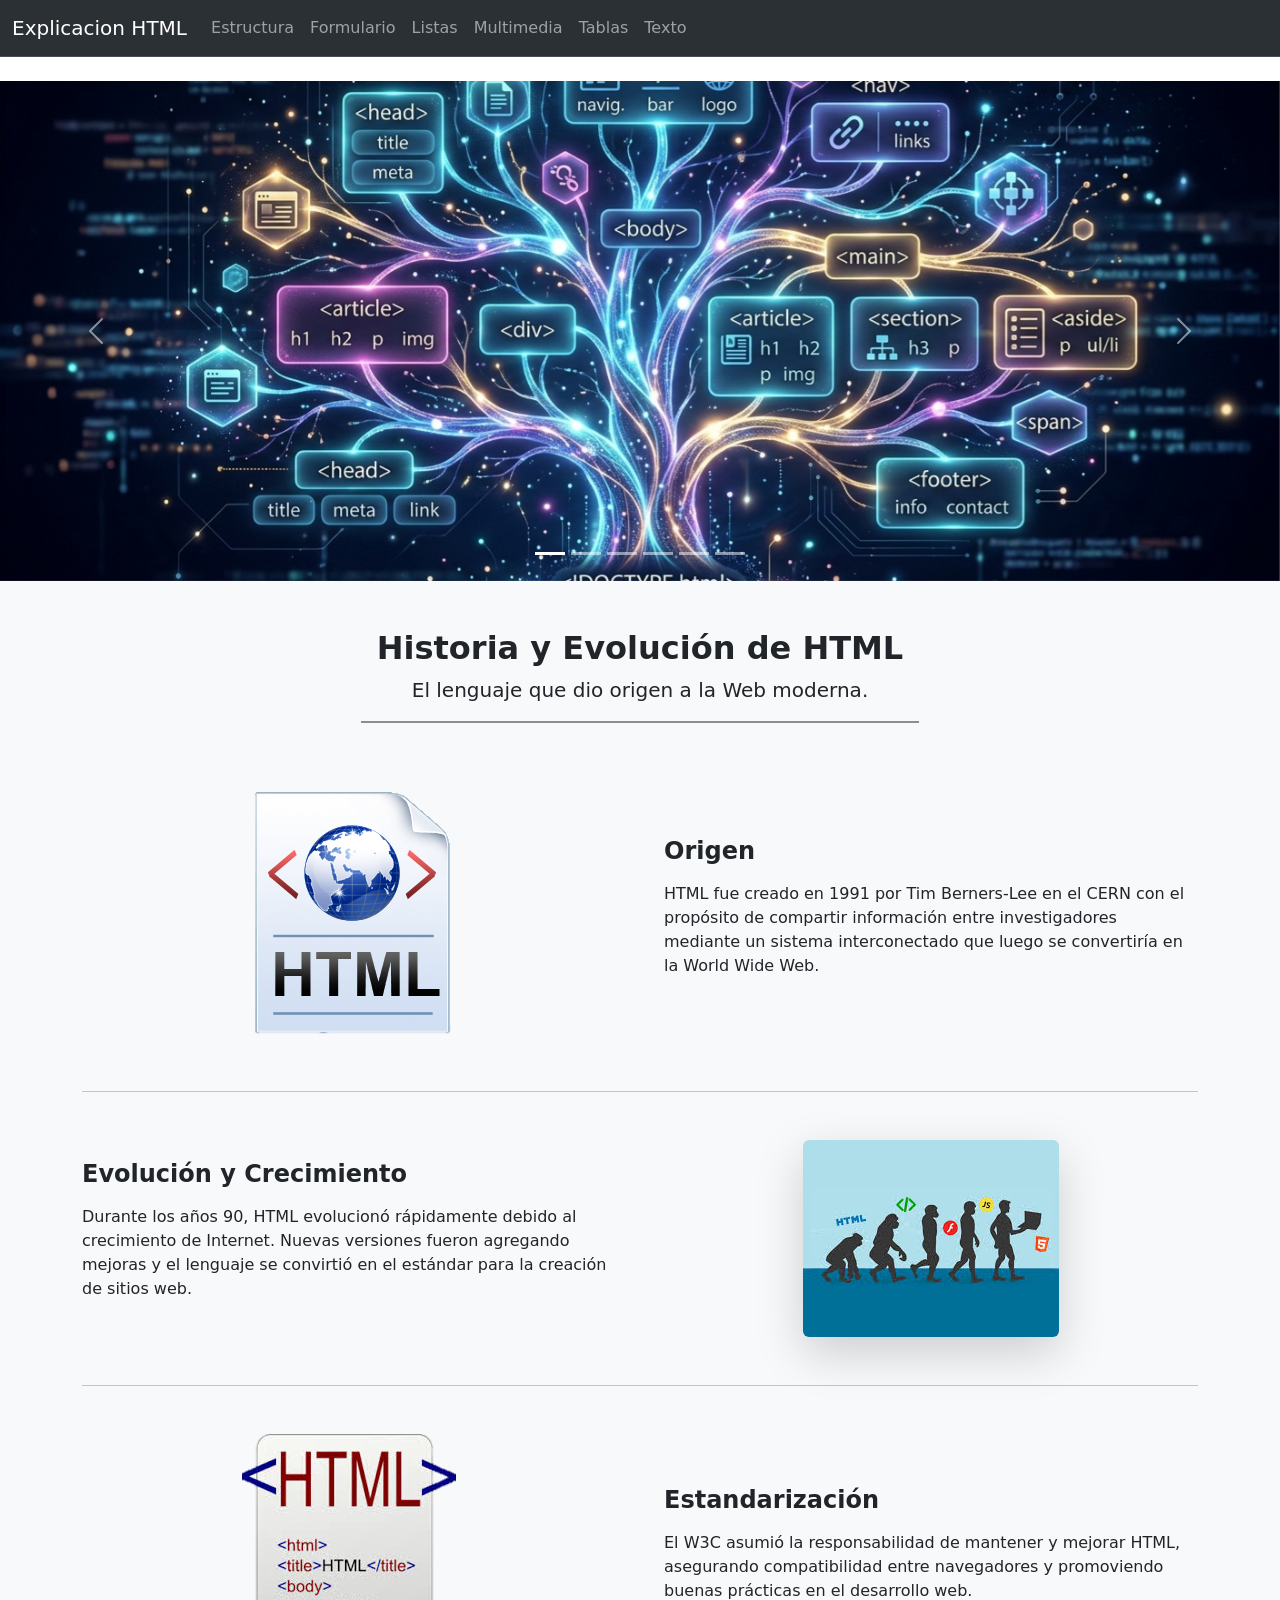
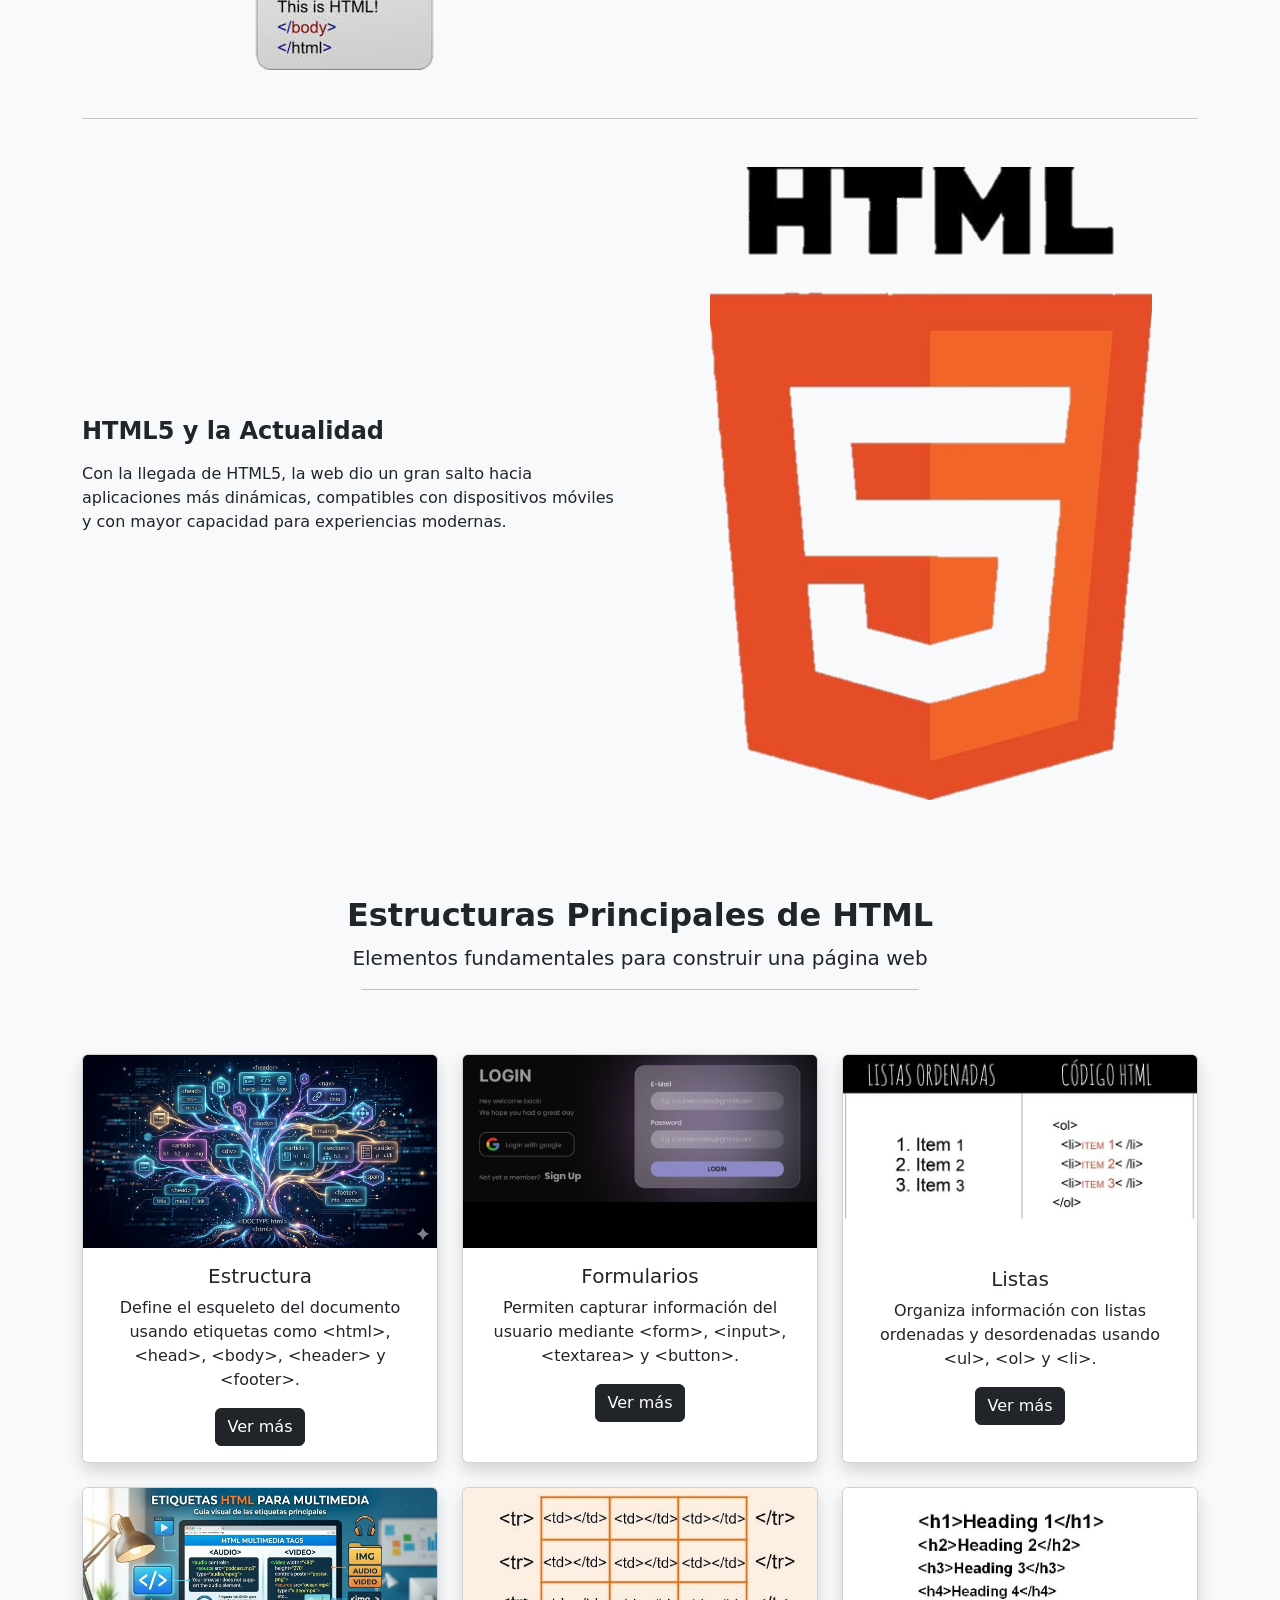
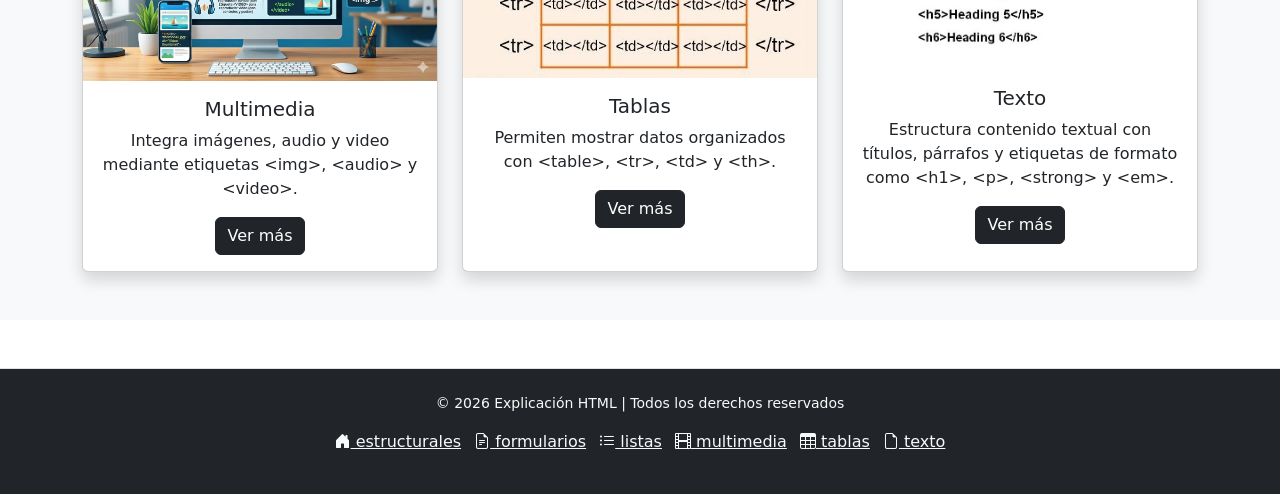
<file: index.html>
<!DOCTYPE html>
<html lang="es">
<head>

    <link rel="stylesheet" href="css/style.css">
    <meta charset="UTF-8">
    <meta name="viewport" content="width=device-width, initial-scale=1.0">
    <title>Explicacion HTML</title>
    <!-- Bootstrap CSS -->
    <link href="https://cdn.jsdelivr.net/npm/bootstrap@5.3.2/dist/css/bootstrap.min.css" rel="stylesheet">
        <link href="https://cdn.jsdelivr.net/npm/bootstrap-icons/font/bootstrap-icons.css" rel="stylesheet">



</head>
<body>

<!-- Navbar -->
<nav class="navbar navbar-expand-lg border-bottom bg-body-tertiary" data-bs-theme="dark">
  <div class="container-fluid">
    <a class="navbar-brand" href="index.html">Explicacion HTML</a>
    <button class="navbar-toggler" type="button" data-bs-toggle="collapse" data-bs-target="#navbarText">
      <span class="navbar-toggler-icon"></span>
    </button>

    <div class="collapse navbar-collapse" id="navbarText">
      <ul class="navbar-nav me-auto mb-2 mb-lg-0">
        <li class="nav-item"><a class="nav-link" href="categorias/estructurales.html">Estructura</a></li>
        <li class="nav-item"><a class="nav-link" href="categorias/formularios.html">Formulario</a></li>
        <li class="nav-item"><a class="nav-link" href="categorias/listas.html">Listas</a></li>
        <li class="nav-item"><a class="nav-link" href="categorias/multimedia.html">Multimedia</a></li>
        <li class="nav-item"><a class="nav-link" href="categorias/tablas.html">Tablas</a></li>
        <li class="nav-item"><a class="nav-link" href="categorias/texto.html">Texto</a></li>
      </ul>
    </div>
  </div>
</nav>
<!-- FIN Navbar -->
<div class="container mt-4"></div>
<!-- CARRUSEL -->
<div id="carouselExampleFade"
     class="carousel slide carousel-fade"
     data-bs-ride="carousel"
     data-bs-interval="3000"
     data-bs-pause="false">

  <div class="carousel-indicators">
    <button type="button" data-bs-target="#carouselExampleFade" data-bs-slide-to="0" class="active"></button>
    <button type="button" data-bs-target="#carouselExampleFade" data-bs-slide-to="1"></button>
    <button type="button" data-bs-target="#carouselExampleFade" data-bs-slide-to="2"></button>
    <button type="button" data-bs-target="#carouselExampleFade" data-bs-slide-to="3"></button>
    <button type="button" data-bs-target="#carouselExampleFade" data-bs-slide-to="4"></button>
    <button type="button" data-bs-target="#carouselExampleFade" data-bs-slide-to="5"></button>
  </div>

  <div class="carousel-inner">
    <div class="carousel-item active">
      <img src="img/estructuralesCarrusel.png" class="d-block w-100" alt="Estructura">
    </div>

    <div class="carousel-item">
      <img src="img/formularioCarrusel.png" class="d-block w-100" alt="Formulario">
    </div>

    <div class="carousel-item">
      <img src="img/listaCarrusel.png" class="d-block w-100" alt="Listas">
    </div>

    <div class="carousel-item">
      <img src="img/multimediaCarrusel.png" class="d-block w-100" alt="Multimedia">
    </div>

    <div class="carousel-item">
      <img src="img/tablaCarrusel.png" class="d-block w-100" alt="Tablas">
    </div>

    <div class="carousel-item">
      <img src="img/textoCarrusel.png" class="d-block w-100" alt="Texto">
    </div>
  </div>

  <button class="carousel-control-prev" type="button" data-bs-target="#carouselExampleFade" data-bs-slide="prev">
    <span class="carousel-control-prev-icon"></span>
  </button>

  <button class="carousel-control-next" type="button" data-bs-target="#carouselExampleFade" data-bs-slide="next">
    <span class="carousel-control-next-icon"></span>
  </button>

</div>
<!-- FIN CARRUSEL -->

<!-- Texto informativo -->
<!-- Sección Historia y Relevancia de HTML -->
<section class="html-info bg-light py-5">
  <div class="container">

    <!-- Título -->
    <div class="row text-center mb-5">
      <div class="col-12">
        <h2 class="fw-bold">Historia y Evolución de HTML</h2>
        <p class="lead">El lenguaje que dio origen a la Web moderna.</p>
        <hr class="w-50 mx-auto border-2 opacity-50">
      </div>
    </div>

    <!-- ORIGEN -->
    <div class="row align-items-center mb-5 g-5">
      <div class="col-md-6 text-center">
        <img src="img/htmlV.png" 
             class="img-fluid " 
             alt="Origen de HTML">
      </div>
      <div class="col-md-6">
        <h4 class="fw-semibold mb-3">Origen</h4>
        <p>
          HTML fue creado en 1991 por Tim Berners-Lee en el CERN con el propósito
          de compartir información entre investigadores mediante un sistema
          interconectado que luego se convertiría en la World Wide Web.
        </p>
      </div>
    </div>

    <hr class="my-5">

    <!-- EVOLUCIÓN -->
    <div class="row align-items-center mb-5 g-5">
      <div class="col-md-6 order-md-2 text-center">
        <img src="img/historia.png" 
             class="img-fluid rounded shadow-lg" 
             alt="Evolución de HTML">
      </div>
      <div class="col-md-6 order-md-1">
        <h4 class="fw-semibold mb-3">Evolución y Crecimiento</h4>
        <p>
          Durante los años 90, HTML evolucionó rápidamente debido al crecimiento
          de Internet. Nuevas versiones fueron agregando mejoras y el lenguaje
          se convirtió en el estándar para la creación de sitios web.
        </p>
      </div>
    </div>

    <hr class="my-5">

    <!-- ESTANDARIZACIÓN -->
    <div class="row align-items-center mb-5 g-5">
      <div class="col-md-6 text-center">
        <img src="img/estandarizacion.png"
             class="img-fluid "
             alt="W3C y estandarización">
      </div>
      <div class="col-md-6">
        <h4 class="fw-semibold mb-3">Estandarización</h4>
        <p>
          El W3C asumió la responsabilidad de mantener y mejorar HTML,
          asegurando compatibilidad entre navegadores y promoviendo
          buenas prácticas en el desarrollo web.
        </p>
      </div>
    </div>

    <hr class="my-5">

    <!-- HTML5 -->
    <div class="row align-items-center g-5">
      <div class="col-md-6 order-md-2 text-center">
        <img src="img/html.png"
             class="img-fluid "
             alt="HTML5">
      </div>
      <div class="col-md-6 order-md-1">
        <h4 class="fw-semibold mb-3">HTML5 y la Actualidad</h4>
        <p>
          Con la llegada de HTML5, la web dio un gran salto hacia aplicaciones
          más dinámicas, compatibles con dispositivos móviles y con mayor
          capacidad para experiencias modernas.
        </p>
      </div>
    </div>

  </div>
</section>
<!-- TARJETAS CON BOTÓN -->
<section class="py-5 bg-light">
<div class="container">

    <!-- Título -->
    <div class="row text-center mb-5">
        <div class="col-12">
            <h2 class="fw-bold">Estructuras Principales de HTML</h2>
            <p class="lead">Elementos fundamentales para construir una página web</p>
            <hr class="w-50 mx-auto">
        </div>
    </div>

    <div class="row g-4">

        <!-- ESTRUCTURA -->
        <div class="col-md-4">
            <div class="card shadow h-100">
                <img src="img/estructuralesCarrusel.png" class="card-img-top" alt="Estructura HTML">
                <div class="card-body text-center">
                    <h5 class="card-title">Estructura</h5>
                    <p class="card-text">
                        Define el esqueleto del documento usando etiquetas como 
                        &lt;html&gt;, &lt;head&gt;, &lt;body&gt;, &lt;header&gt; y &lt;footer&gt;.
                    </p>
                    <a href="categorias/estructurales.html" class="btn btn-dark">Ver más</a>
                </div>
            </div>
        </div>

        <!-- FORMULARIOS -->
        <div class="col-md-4">
            <div class="card shadow h-100">
                <img src="img/formulario1.png" class="card-img-top" alt="Formularios HTML">
                <div class="card-body text-center">
                    <h5 class="card-title">Formularios</h5>
                    <p class="card-text">
                        Permiten capturar información del usuario mediante 
                        &lt;form&gt;, &lt;input&gt;, &lt;textarea&gt; y &lt;button&gt;.
                    </p>
                    <a href="categorias/formularios.html" class="btn btn-dark">Ver más</a>
                </div>
            </div>
        </div>

        <!-- LISTAS -->
        <div class="col-md-4">
            <div class="card shadow h-100">
                <img src="img/lista1.png" class="card-img-top" alt="Listas HTML">
                <div class="card-body text-center">
                    <h5 class="card-title">Listas</h5>
                    <p class="card-text">
                        Organiza información con listas ordenadas y desordenadas
                        usando &lt;ul&gt;, &lt;ol&gt; y &lt;li&gt;.
                    </p>
                    <a href="categorias/listas.html" class="btn btn-dark">Ver más</a>
                </div>
            </div>
        </div>

        <!-- MULTIMEDIA -->
        <div class="col-md-4">
            <div class="card shadow h-100">
                <img src="img/multimediaCarrusel.png" class="card-img-top" alt="Multimedia HTML">
                <div class="card-body text-center">
                    <h5 class="card-title">Multimedia</h5>
                    <p class="card-text">
                        Integra imágenes, audio y video mediante etiquetas 
                        &lt;img&gt;, &lt;audio&gt; y &lt;video&gt;.
                    </p>
                    <a href="categorias/multimedia.html" class="btn btn-dark">Ver más</a>
                </div>
            </div>
        </div>

        <!-- TABLAS -->
        <div class="col-md-4">
            <div class="card shadow h-100">
                <img src="img/tabla1.png" class="card-img-top" alt="Tablas HTML">
                <div class="card-body text-center">
                    <h5 class="card-title">Tablas</h5>
                    <p class="card-text">
                        Permiten mostrar datos organizados con 
                        &lt;table&gt;, &lt;tr&gt;, &lt;td&gt; y &lt;th&gt;.
                    </p>
                    <a href="categorias/tablas.html" class="btn btn-dark">Ver más</a>
                </div>
            </div>
        </div>

        <!-- TEXTO -->
        <div class="col-md-4">
            <div class="card shadow h-100">
                <img src="img/texto1.png" class="card-img-top" alt="Texto HTML">
                <div class="card-body text-center">
                    <h5 class="card-title">Texto</h5>
                    <p class="card-text">
                        Estructura contenido textual con títulos, párrafos y etiquetas
                        de formato como &lt;h1&gt;, &lt;p&gt;, &lt;strong&gt; y &lt;em&gt;.
                    </p>
                    <a href="categorias/texto.html" class="btn btn-dark">Ver más</a>
                </div>
            </div>
        </div>

    </div>
</div>
</section>

 <!-- Texto informativo fin -->
<!-- Footer -->
<footer class="bg-dark text-light mt-5 py-4 border-top">
    <div class="container text-center">
        <p class="small">© 2026 Explicación HTML | Todos los derechos reservados</p>
        <ul class="list-inline">
            <li class="list-inline-item"><a href="categorias/estructurales.html" class="text-light"><i class="bi bi-house-door-fill mr-2"></i> estructurales</a></li>
            <li class="list-inline-item"><a href="categorias/formularios.html" class="text-light"><i class="bi bi-file-earmark-text mr-2"></i> formularios</a></li>
            <li class="list-inline-item"><a href="categorias/listas.html" class="text-light"><i class="bi bi-list-ul mr-2"></i> listas</a></li>
            <li class="list-inline-item"><a href="categorias/multimedia.html" class="text-light"><i class="bi bi-film mr-2"></i> multimedia</a></li>
            <li class="list-inline-item"><a href="categorias/tablas.html" class="text-light"><i class="bi bi-table mr-2"></i> tablas</a></li>
            <li class="list-inline-item"><a href="categorias/texto.html" class="text-light"><i class="bi bi-file-earmark mr-2"></i> texto</a></li>
        </ul>
    </div>
</footer>
<!-- Bootstrap JS -->
<script src="https://cdn.jsdelivr.net/npm/bootstrap@5.3.2/dist/js/bootstrap.bundle.min.js"></script>

</body>
</html>
</file>
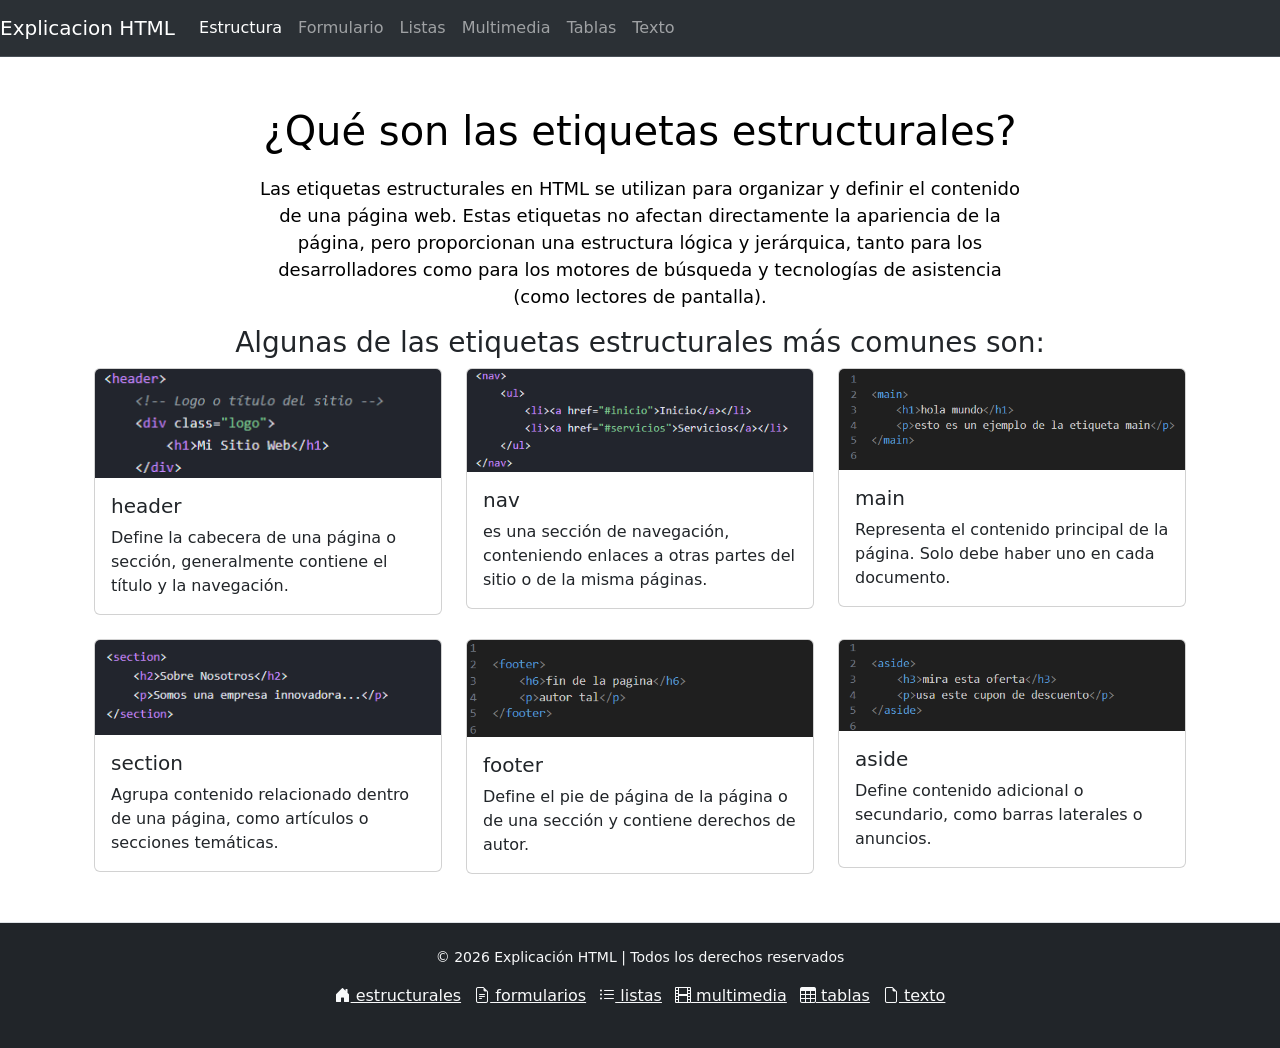
<file: categorias/estructurales.html>
<!DOCTYPE html>
<html lang="es">
<head>

    <link rel="stylesheet" href="../css/style.css">
    <meta charset="UTF-8">
    <meta name="viewport" content="width=device-width, initial-scale=1.0">
    <title>Estructurales</title>
    <!-- Bootstrap CSS -->
    <link href="https://cdn.jsdelivr.net/npm/bootstrap@5.3.2/dist/css/bootstrap.min.css" rel="stylesheet">
    <link href="https://cdn.jsdelivr.net/npm/bootstrap-icons/font/bootstrap-icons.css" rel="stylesheet">


</head>
<body>
    <!-- Navbar -->
<nav class="navbar navbar-expand-lg border-bottom bg-body-tertiary" data-bs-theme="dark">

    <a class="navbar-brand" href="/">Explicacion HTML</a>
    <button class="navbar-toggler" type="button" data-bs-toggle="collapse" data-bs-target="#navbarText">
      <span class="navbar-toggler-icon"></span>
    </button>

    <div class="collapse navbar-collapse" id="navbarText">
      <ul class="navbar-nav me-auto mb-2 mb-lg-0">
        <li class="nav-item"><a class="nav-link active" href="estructurales.html">Estructura</a></li>
        <li class="nav-item"><a class="nav-link" href="formularios.html">Formulario</a></li>
        <li class="nav-item"><a class="nav-link" href="listas.html">Listas</a></li>
        <li class="nav-item"><a class="nav-link" href="multimedia.html">Multimedia</a></li>
        <li class="nav-item"><a class="nav-link" href="tablas.html">Tablas</a></li>
        <li class="nav-item"><a class="nav-link" href="texto.html">Texto</a></li>
      </ul>
    </div>
  </div>
  
</nav>
<!-- FIN Navbar -->
    <h1 class="titulo1">¿Qué son las etiquetas estructurales?</h1>
        <p id="text">Las etiquetas estructurales en HTML se utilizan para organizar y definir el contenido de una página web. Estas etiquetas no afectan directamente la apariencia de la página, pero proporcionan una estructura lógica y jerárquica, tanto para los desarrolladores como para los motores de búsqueda y tecnologías de asistencia (como lectores de pantalla).</p>
        <h3 class="text-center">Algunas de las etiquetas estructurales más comunes son:</h3>
        <div class="container">
    <div class="row align-items-start">
        <div class="col">
        
  <!-- Contenedor de las cards -->
    <div class="container">
        <div class="row row-cols-1 row-cols-md-3 g-4">
            <!-- Card para header -->
            <div class="col">
                <div class="card">
                    <img src="../img/header.png" alt="header" class="card-img-top">
                    <div class="card-body">
                        <h5 class="card-title">header</h5>
                        <p class="card-text">Define la cabecera de una página o sección, generalmente contiene el título y la navegación.</p>
                    </div>
                </div>
            </div>

            <!-- Card para nav -->
            <div class="col">
                <div class="card">
                    <img src="../img/nav.png" alt="nav" class="card-img-top">
                    <div class="card-body">
                        <h5 class="card-title">nav</h5>
                        <p class="card-text">es una sección de navegación, conteniendo enlaces a otras partes del sitio o de la misma páginas.</p>
                    </div>
                </div>
            </div>

            <!-- Card para main -->
            <div class="col">
                <div class="card">
                    <img src="../img/main.png" alt="main" class="card-img-top">
                    <div class="card-body">
                        <h5 class="card-title">main</h5>
                        <p class="card-text">Representa el contenido principal de la página. Solo debe haber uno en cada documento.</p>
                    </div>
                </div>
            </div>

            <!-- Card para section -->
            <div class="col">
                <div class="card">
                    <img src="../img/section.png" alt="section" class="card-img-top">
                    <div class="card-body">
                        <h5 class="card-title">section</h5>
                        <p class="card-text">Agrupa contenido relacionado dentro de una página, como artículos o secciones temáticas.</p>
                    </div>
                </div>
            </div>

            <!-- Card para footer -->
            <div class="col">
                <div class="card">
                    <img src="../img/footer.png" alt="footer" class="card-img-top">
                    <div class="card-body">
                        <h5 class="card-title">footer</h5>
                        <p class="card-text">Define el pie de página de la página o de una sección y contiene derechos de autor.</p>
                    </div>
                </div>
            </div>

            <!-- Card para aside -->
            <div class="col">
                <div class="card">
                    <img src="../img/aside.png" alt="aside" class="card-img-top">
                    <div class="card-body">
                        <h5 class="card-title">aside</h5>
                        <p class="card-text">Define contenido adicional o secundario, como barras laterales o anuncios.</p>
                    </div>
                </div>
            </div>
        </div>
    </div>
</div>
</div>
</div>
</body>


<!-- Footer -->
<footer class="bg-dark text-light mt-5 py-4 border-top">
    <div class="container text-center">
        <p class="small">© 2026 Explicación HTML | Todos los derechos reservados</p>
        <ul class="list-inline">

            <li class="list-inline-item"><a href="estructurales.html" class="text-light"><i class="bi bi-house-door-fill mr-2"></i> estructurales</a></li>
            <li class="list-inline-item"><a href="formularios.html" class="text-light"><i class="bi bi-file-earmark-text mr-2"></i> formularios</a></li>
            <li class="list-inline-item"><a href="listas.html" class="text-light"><i class="bi bi-list-ul mr-2"></i> listas</a></li>
            <li class="list-inline-item"><a href="multimedia.html" class="text-light"><i class="bi bi-film mr-2"></i> multimedia</a></li>
            <li class="list-inline-item"><a href="tablas.html" class="text-light"><i class="bi bi-table mr-2"></i> tablas</a></li>
            <li class="list-inline-item"><a href="texto.html" class="text-light"><i class="bi bi-file-earmark mr-2"></i> texto</a></li>
        </ul>
    </div>
</footer>

<!-- FIN Navbar -->
<script src="https://cdn.jsdelivr.net/npm/bootstrap@5.3.2/dist/js/bootstrap.bundle.min.js"></script>

</html>
</file>
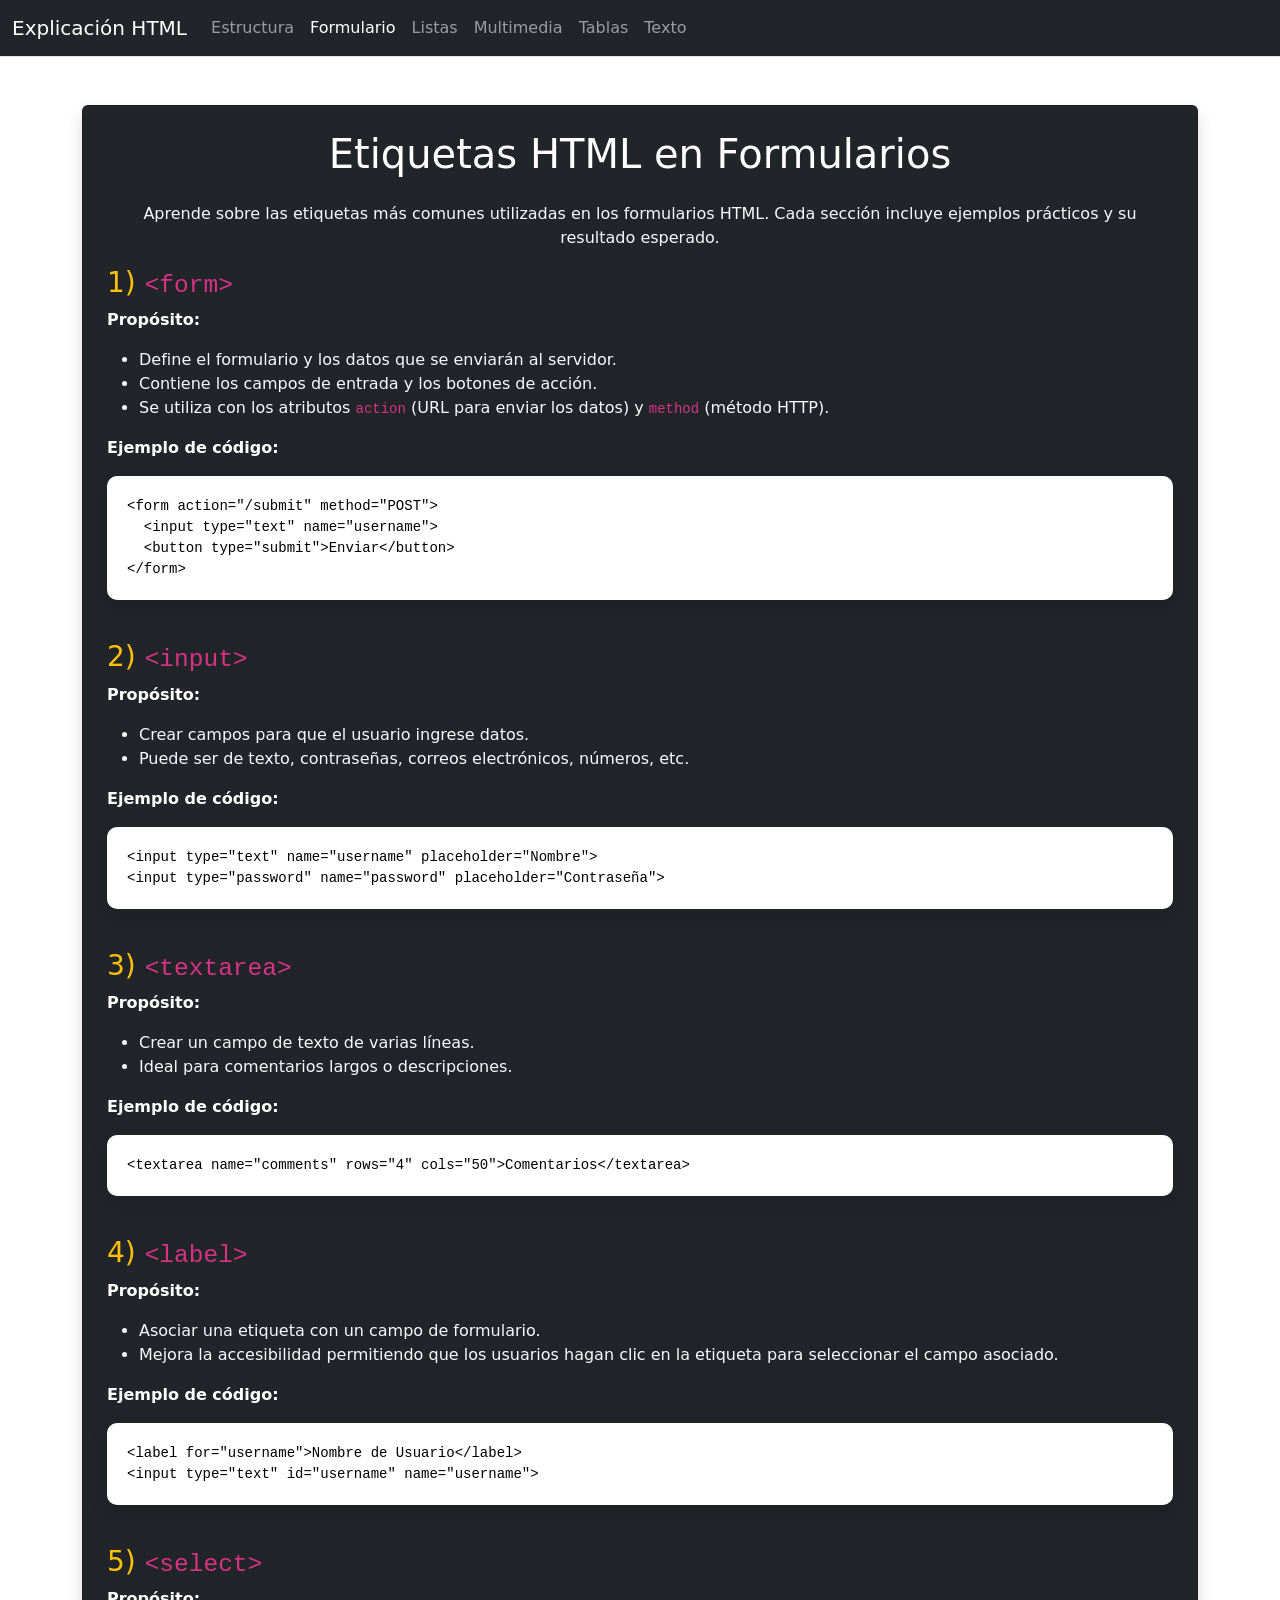
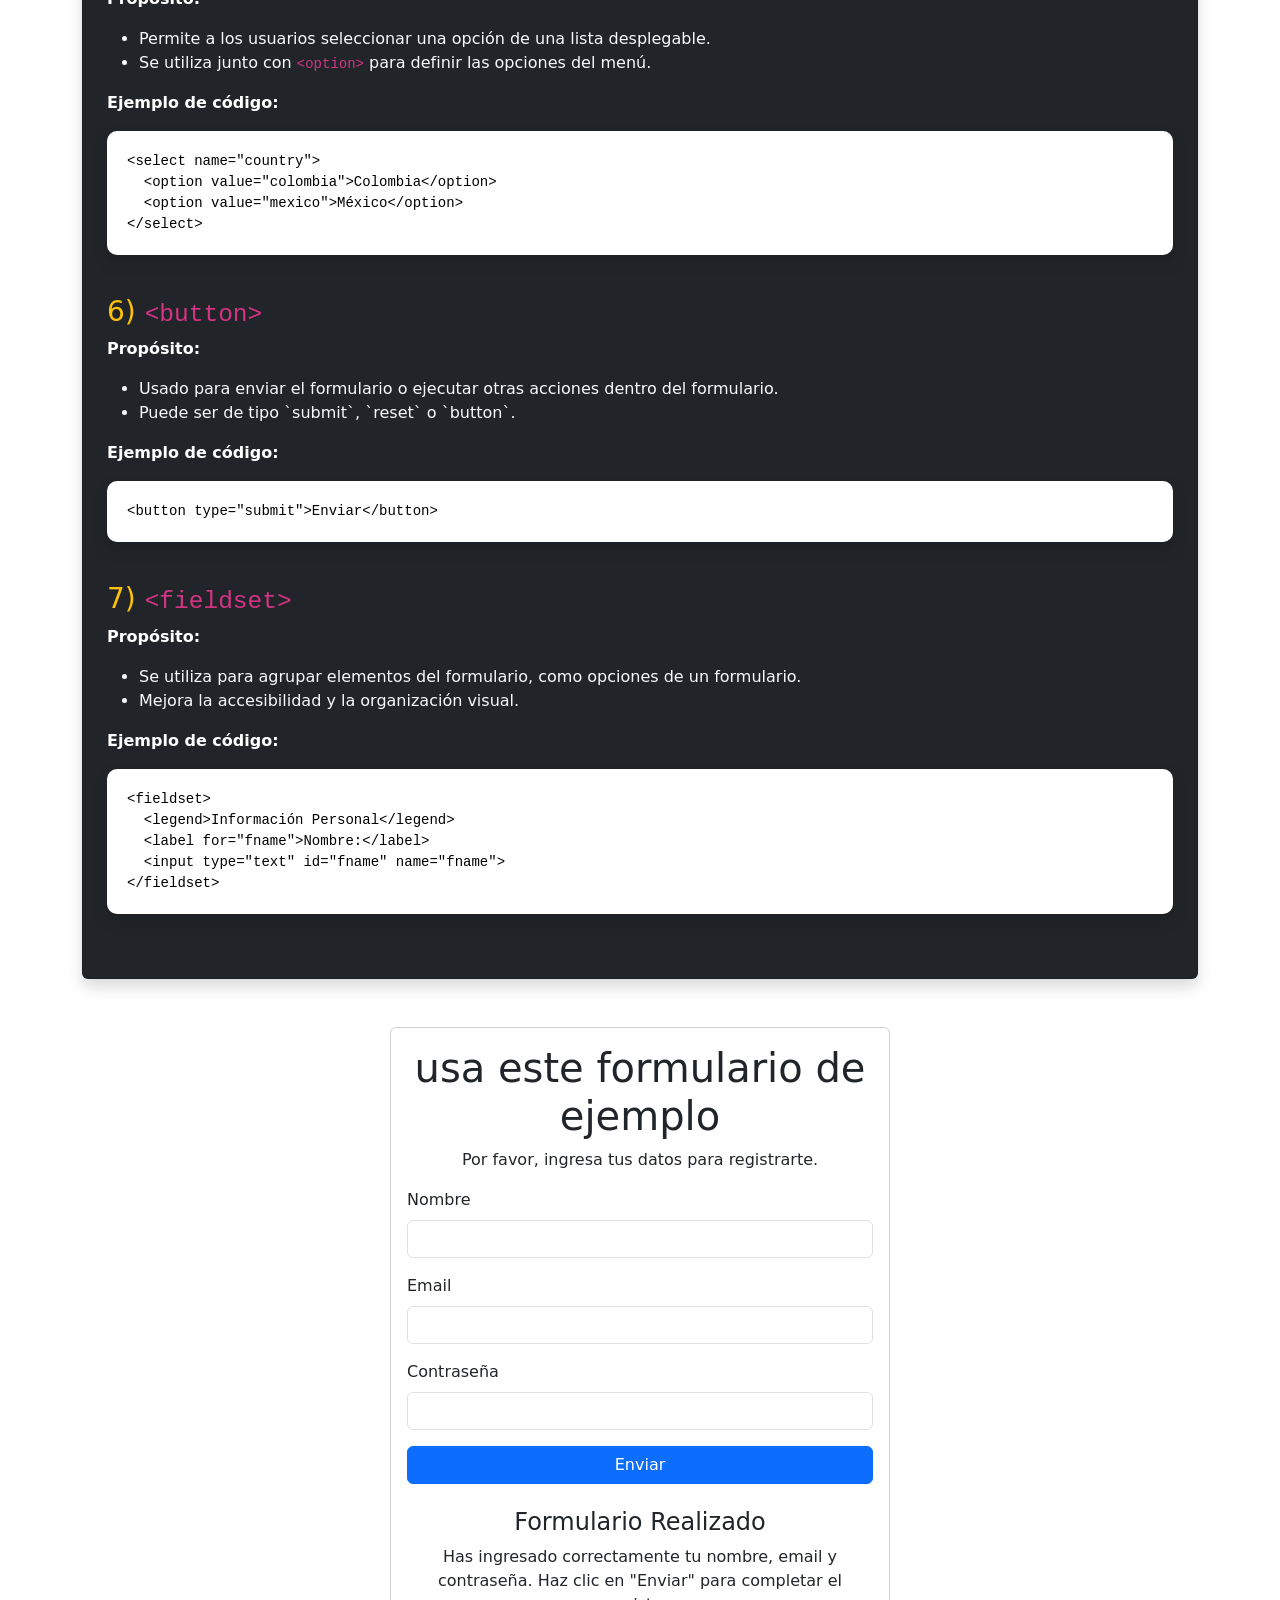
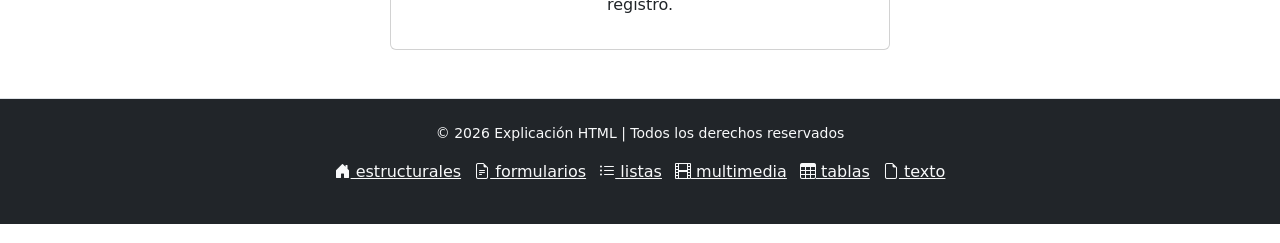
<file: categorias/formularios.html>
<!DOCTYPE html>
<html lang="es">
<head>
    <meta charset="UTF-8">
    <meta name="viewport" content="width=device-width, initial-scale=1.0">
    <title>Formulario de Registro</title>
    <!-- Incluir Bootstrap CSS -->
    <link href="https://cdn.jsdelivr.net/npm/bootstrap@5.3.2/dist/css/bootstrap.min.css" rel="stylesheet">
    <link href="https://cdn.jsdelivr.net/npm/bootstrap-icons/font/bootstrap-icons.css" rel="stylesheet">
    <link rel="stylesheet" href="../css/style.css">
    <script src="../js/Script.js"></script>
</head>
<body>

<!-- Navbar -->
<nav class="navbar navbar-expand-lg navbar-dark bg-dark border-bottom">
    <div class="container-fluid">
        <a class="navbar-brand" href="/">Explicación HTML</a>
        <button class="navbar-toggler" type="button" data-bs-toggle="collapse" data-bs-target="#navbarText">
            <span class="navbar-toggler-icon"></span>
        </button>
        <div class="collapse navbar-collapse" id="navbarText">
            <ul class="navbar-nav me-auto mb-2 mb-lg-0">
                <li class="nav-item"><a class="nav-link" href="estructurales.html">Estructura</a></li>
                <li class="nav-item"><a class="nav-link active" href="formularios.html">Formulario</a></li>
                <li class="nav-item"><a class="nav-link" href="listas.html">Listas</a></li>
                <li class="nav-item"><a class="nav-link" href="multimedia.html">Multimedia</a></li>
                <li class="nav-item"><a class="nav-link" href="tablas.html">Tablas</a></li>
                <li class="nav-item"><a class="nav-link" href="texto.html">Texto</a></li>
            </ul>
        </div>
    </div>
</nav>
<!-- FIN Navbar -->

<!-- Contenido Principal -->
<div class="container mt-5">
    <div class="card text-bg-dark mb-3 shadow p-4">
        <h1 class="text-center text-white mb-4">Etiquetas HTML en Formularios</h1>
        <p class="text-center text-light">Aprende sobre las etiquetas más comunes utilizadas en los formularios HTML. Cada sección incluye ejemplos prácticos y su resultado esperado.</p>

        <!-- Sección Form -->
        <div id="form" class="mb-4">
            <h3 class="text-warning">1) <code>&lt;form&gt;</code></h3>
            <p><strong>Propósito:</strong></p>
            <ul class="text-light">
                <li>Define el formulario y los datos que se enviarán al servidor.</li>
                <li>Contiene los campos de entrada y los botones de acción.</li>
                <li>Se utiliza con los atributos <code>action</code> (URL para enviar los datos) y <code>method</code> (método HTTP).</li>
            </ul>
            <p><strong>Ejemplo de código:</strong></p>
            <pre class="codigo-terminal shadow"><code>&lt;form action="/submit" method="POST"&gt;
  &lt;input type="text" name="username"&gt;
  &lt;button type="submit"&gt;Enviar&lt;/button&gt;
&lt;/form&gt;</code></pre>
        </div>

        <!-- Sección Input -->
        <div id="input" class="mb-4">
            <h3 class="text-warning">2) <code>&lt;input&gt;</code></h3>
            <p><strong>Propósito:</strong></p>
            <ul class="text-light">
                <li>Crear campos para que el usuario ingrese datos.</li>
                <li>Puede ser de texto, contraseñas, correos electrónicos, números, etc.</li>
            </ul>
            <p><strong>Ejemplo de código:</strong></p>
            <pre class="codigo-terminal shadow"><code>&lt;input type="text" name="username" placeholder="Nombre"&gt;
&lt;input type="password" name="password" placeholder="Contraseña"&gt;</code></pre>
        </div>

        <!-- Sección Textarea -->
        <div id="textarea" class="mb-4">
            <h3 class="text-warning">3) <code>&lt;textarea&gt;</code></h3>
            <p><strong>Propósito:</strong></p>
            <ul class="text-light">
                <li>Crear un campo de texto de varias líneas.</li>
                <li>Ideal para comentarios largos o descripciones.</li>
            </ul>
            <p><strong>Ejemplo de código:</strong></p>
            <pre class="codigo-terminal shadow"><code>&lt;textarea name="comments" rows="4" cols="50"&gt;Comentarios&lt;/textarea&gt;</code></pre>
        </div>

        <!-- Sección Label -->
        <div id="label" class="mb-4">
            <h3 class="text-warning">4) <code>&lt;label&gt;</code></h3>
            <p><strong>Propósito:</strong></p>
            <ul class="text-light">
                <li>Asociar una etiqueta con un campo de formulario.</li>
                <li>Mejora la accesibilidad permitiendo que los usuarios hagan clic en la etiqueta para seleccionar el campo asociado.</li>
            </ul>
            <p><strong>Ejemplo de código:</strong></p>
            <pre class="codigo-terminal shadow"><code>&lt;label for="username"&gt;Nombre de Usuario&lt;/label&gt;
&lt;input type="text" id="username" name="username"&gt;</code></pre>
        </div>

        <!-- Sección Select -->
        <div id="select" class="mb-4">
            <h3 class="text-warning">5) <code>&lt;select&gt;</code></h3>
            <p><strong>Propósito:</strong></p>
            <ul class="text-light">
                <li>Permite a los usuarios seleccionar una opción de una lista desplegable.</li>
                <li>Se utiliza junto con <code>&lt;option&gt;</code> para definir las opciones del menú.</li>
            </ul>
            <p><strong>Ejemplo de código:</strong></p>
            <pre class="codigo-terminal shadow"><code>&lt;select name="country"&gt;
  &lt;option value="colombia"&gt;Colombia&lt;/option&gt;
  &lt;option value="mexico"&gt;México&lt;/option&gt;
&lt;/select&gt;</code></pre>
        </div>

        <!-- Sección Button -->
        <div id="button" class="mb-4">
            <h3 class="text-warning">6) <code>&lt;button&gt;</code></h3>
            <p><strong>Propósito:</strong></p>
            <ul class="text-light">
                <li>Usado para enviar el formulario o ejecutar otras acciones dentro del formulario.</li>
                <li>Puede ser de tipo `submit`, `reset` o `button`.</li>
            </ul>
            <p><strong>Ejemplo de código:</strong></p>
            <pre class="codigo-terminal shadow"><code>&lt;button type="submit"&gt;Enviar&lt;/button&gt;</code></pre>
        </div>

        <!-- Sección Fieldset -->
        <div id="fieldset" class="mb-4">
            <h3 class="text-warning">7) <code>&lt;fieldset&gt;</code></h3>
            <p><strong>Propósito:</strong></p>
            <ul class="text-light">
                <li>Se utiliza para agrupar elementos del formulario, como opciones de un formulario.</li>
                <li>Mejora la accesibilidad y la organización visual.</li>
            </ul>
            <p><strong>Ejemplo de código:</strong></p>
            <pre class="codigo-terminal shadow"><code>&lt;fieldset&gt;
  &lt;legend&gt;Información Personal&lt;/legend&gt;
  &lt;label for="fname"&gt;Nombre:&lt;/label&gt;
  &lt;input type="text" id="fname" name="fname"&gt;
&lt;/fieldset&gt;</code></pre>
        </div>

    </div>
</div>
<!-- FIN Contenido Principal -->
<!-- Contenedor del Formulario (más compacto) -->
<div class="container mt-5 d-flex justify-content-center">
    <div class="card" style="max-width: 500px; width: 100%;">
        <div class="card-body">
            <h1 class="text-center">usa este formulario de ejemplo</h1>
            <p class="text-center">Por favor, ingresa tus datos para registrarte.</p>

            <!-- Formulario -->
            <form action="#" method="post">
                <div class="mb-3">
                    <label for="nombre" class="form-label">Nombre</label>
                    <input type="text" class="form-control" id="nombre" name="nombre" required>
                </div>

                <div class="mb-3">
                    <label for="email" class="form-label">Email</label>
                    <input type="email" class="form-control" id="email" name="email" required>
                </div>

                <div class="mb-3">
                    <label for="password" class="form-label">Contraseña</label>
                    <input type="password" class="form-control" id="password" name="password" required>
                </div>

                <div class="mb-3 text-center">
                    <button type="button" class="btn btn-primary w-100" onclick="limpiarFormulario()">Enviar</button>
                </div>
            </form>

            <!-- Mini título debajo del formulario -->
            <div class="text-center mt-4">
                <h4>Formulario Realizado</h4>
                <p>Has ingresado correctamente tu nombre, email y contraseña. Haz clic en "Enviar" para completar el registro.</p>
            </div>
        </div>
    </div>
</div>



<!-- Footer -->
<footer class="bg-dark text-light mt-5 py-4 border-top">
    <div class="container text-center">
        <p class="small">© 2026 Explicación HTML | Todos los derechos reservados</p>
        <ul class="list-inline">
            
            <li class="list-inline-item"><a href="estructurales.html" class="text-light"><i class="bi bi-house-door-fill mr-2"></i> estructurales</a></li>
            <li class="list-inline-item"><a href="formularios.html" class="text-light"><i class="bi bi-file-earmark-text mr-2"></i> formularios</a></li>
            <li class="list-inline-item"><a href="listas.html" class="text-light"><i class="bi bi-list-ul mr-2"></i> listas</a></li>
            <li class="list-inline-item"><a href="multimedia.html" class="text-light"><i class="bi bi-film mr-2"></i> multimedia</a></li>
            <li class="list-inline-item"><a href="tablas.html" class="text-light"><i class="bi bi-table mr-2"></i> tablas</a></li>
            <li class="list-inline-item"><a href="texto.html" class="text-light"><i class="bi bi-file-earmark mr-2"></i> texto</a></li>
        </ul>
    </div>
</footer>

<!-- Incluir Bootstrap JS -->
<script src="https://cdn.jsdelivr.net/npm/bootstrap@5.3.2/dist/js/bootstrap.bundle.min.js"></script>
</body>
</html>
</file>
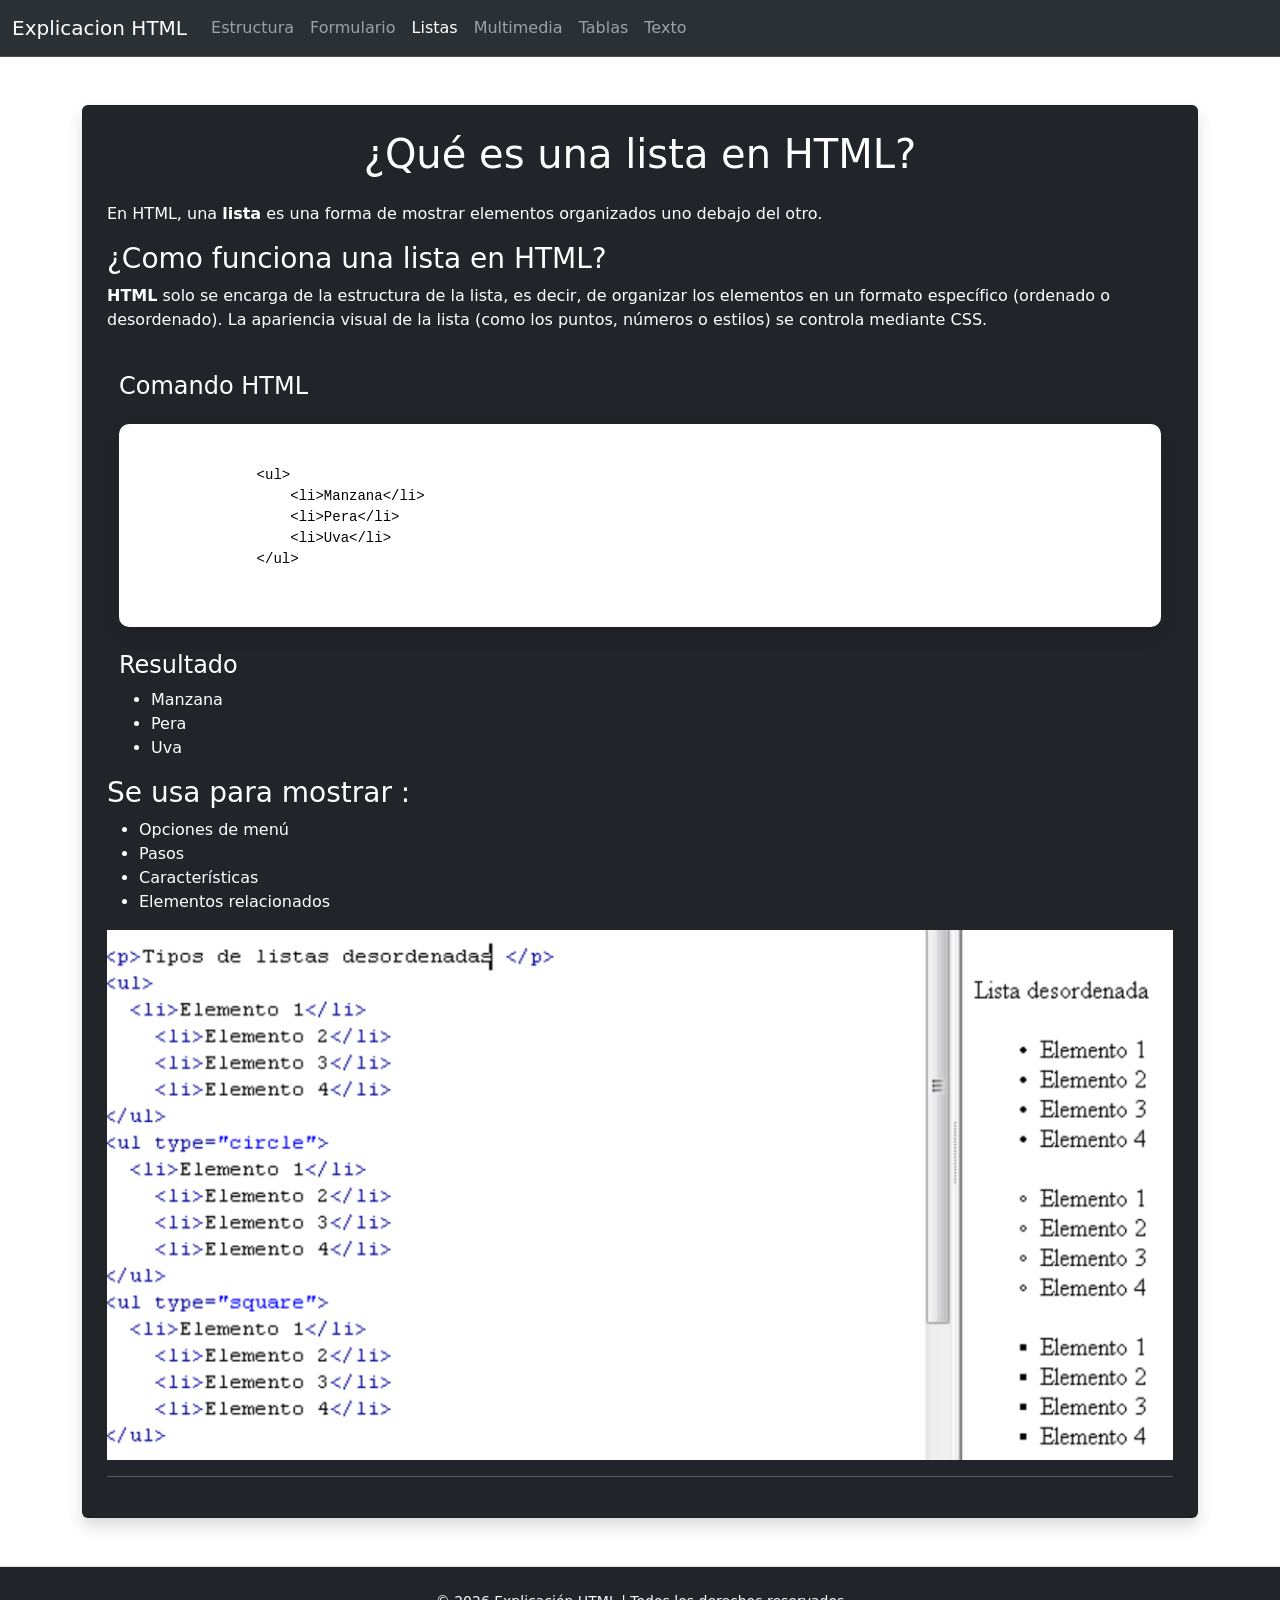
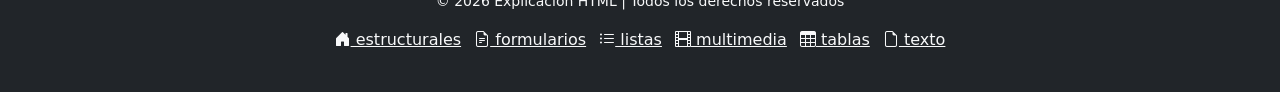
<file: categorias/listas.html>
<!DOCTYPE html>
<html lang="es">
<head>

    <link rel="stylesheet" href="../css/style.css">
    <meta charset="UTF-8">
    <meta name="viewport" content="width=device-width, initial-scale=1.0">
    <title>Explicacion HTML</title>
    <!-- Bootstrap CSS -->
    <link href="https://cdn.jsdelivr.net/npm/bootstrap@5.3.2/dist/css/bootstrap.min.css" rel="stylesheet">
    <link href="https://cdn.jsdelivr.net/npm/bootstrap-icons/font/bootstrap-icons.css" rel="stylesheet">

</head>
<body>
<!-- Navbar -->
<nav class="navbar navbar-expand-lg border-bottom bg-body-tertiary" data-bs-theme="dark">
  <div class="container-fluid">
    <a class="navbar-brand" href="/">Explicacion HTML</a>
    <button class="navbar-toggler" type="button" data-bs-toggle="collapse" data-bs-target="#navbarText">
      <span class="navbar-toggler-icon"></span>
    </button>

    <div class="collapse navbar-collapse" id="navbarText">
      <ul class="navbar-nav me-auto mb-2 mb-lg-0">
        <li class="nav-item"><a class="nav-link" href="estructurales.html">Estructura</a></li>
        <li class="nav-item"><a class="nav-link" href="formularios.html">Formulario</a></li>
        <li class="nav-item"><a class="nav-link active" href="listas.html">Listas</a></li>
        <li class="nav-item"><a class="nav-link" href="multimedia.html">Multimedia</a></li>
        <li class="nav-item"><a class="nav-link" href="tablas.html">Tablas</a></li>
        <li class="nav-item"><a class="nav-link" href="texto.html">Texto</a></li>
      </ul>
    </div>
  </div>
</nav>
<!-- FIN Navbar -->
 <!--INICIO DE TEXTO INFO-->
  <div class="container mt-5">

    <div class="card text-bg-dark mb-3 shadow p-4 ">
        <h1 class="text-center mb-4">¿Qué es una lista en HTML?</h1>

        <p>
            En HTML, una <strong>lista</strong> es una forma de mostrar elementos organizados uno debajo del otro.
        </p>
            <h3>¿Como funciona una lista en HTML?</h3>
        <p>
            <strong>HTML</strong> solo se encarga de la estructura de la lista, es decir, de organizar los elementos
             en un formato específico (ordenado o desordenado). La apariencia visual de la lista (como los puntos,
              números o estilos) se controla mediante CSS.
        </p>
              <div class="container mt-4">

              <h4>Comando HTML</h4>
              <div class="container mt-4"></div>

              <div class="codigo-terminal shadow">
              <pre><code>
              &lt;ul&gt;
                  &lt;li&gt;Manzana&lt;/li&gt;
                  &lt;li&gt;Pera&lt;/li&gt;
                  &lt;li&gt;Uva&lt;/li&gt;
              &lt;/ul&gt;
              </code></pre>
              </div>
              <div class="container mt-4"></div>
              <h4>Resultado</h4>
              <ul>
                <li>Manzana</li>  
                <li>Pera</li>
                <li>Uva</li>
              </ul>
</div>
                <h3>Se usa para mostrar :</h3>

        <ul>
          <li>Opciones de menú</li>
            <li>Pasos</li>
            <li>Características</li>
            <li>Elementos relacionados </li>
        </ul>

        <img src="../img/listas.png" alt="HTML5">

        <hr> 


    </div>

</div>

<!--FIN DE TEXTO INFO-->
<!-- Footer -->
<footer class="bg-dark text-light mt-5 py-4 border-top">
    <div class="container text-center">
        <p class="small">© 2026 Explicación HTML | Todos los derechos reservados</p>
        <ul class="list-inline">
            <li class="list-inline-item"><a href="estructurales.html" class="text-light"><i class="bi bi-house-door-fill mr-2"></i> estructurales</a></li>
            <li class="list-inline-item"><a href="formularios.html" class="text-light"><i class="bi bi-file-earmark-text mr-2"></i> formularios</a></li>
            <li class="list-inline-item"><a href="listas.html" class="text-light"><i class="bi bi-list-ul mr-2"></i> listas</a></li>
            <li class="list-inline-item"><a href="multimedia.html" class="text-light"><i class="bi bi-film mr-2"></i> multimedia</a></li>
            <li class="list-inline-item"><a href="tablas.html" class="text-light"><i class="bi bi-table mr-2"></i> tablas</a></li>
            <li class="list-inline-item"><a href="texto.html" class="text-light"><i class="bi bi-file-earmark mr-2"></i> texto</a></li>
        </ul>
    </div>
</footer>

         <!-- Bootstrap JS -->
<script src="https://cdn.jsdelivr.net/npm/bootstrap@5.3.2/dist/js/bootstrap.bundle.min.js"></script>
</body>
</html>
</file>
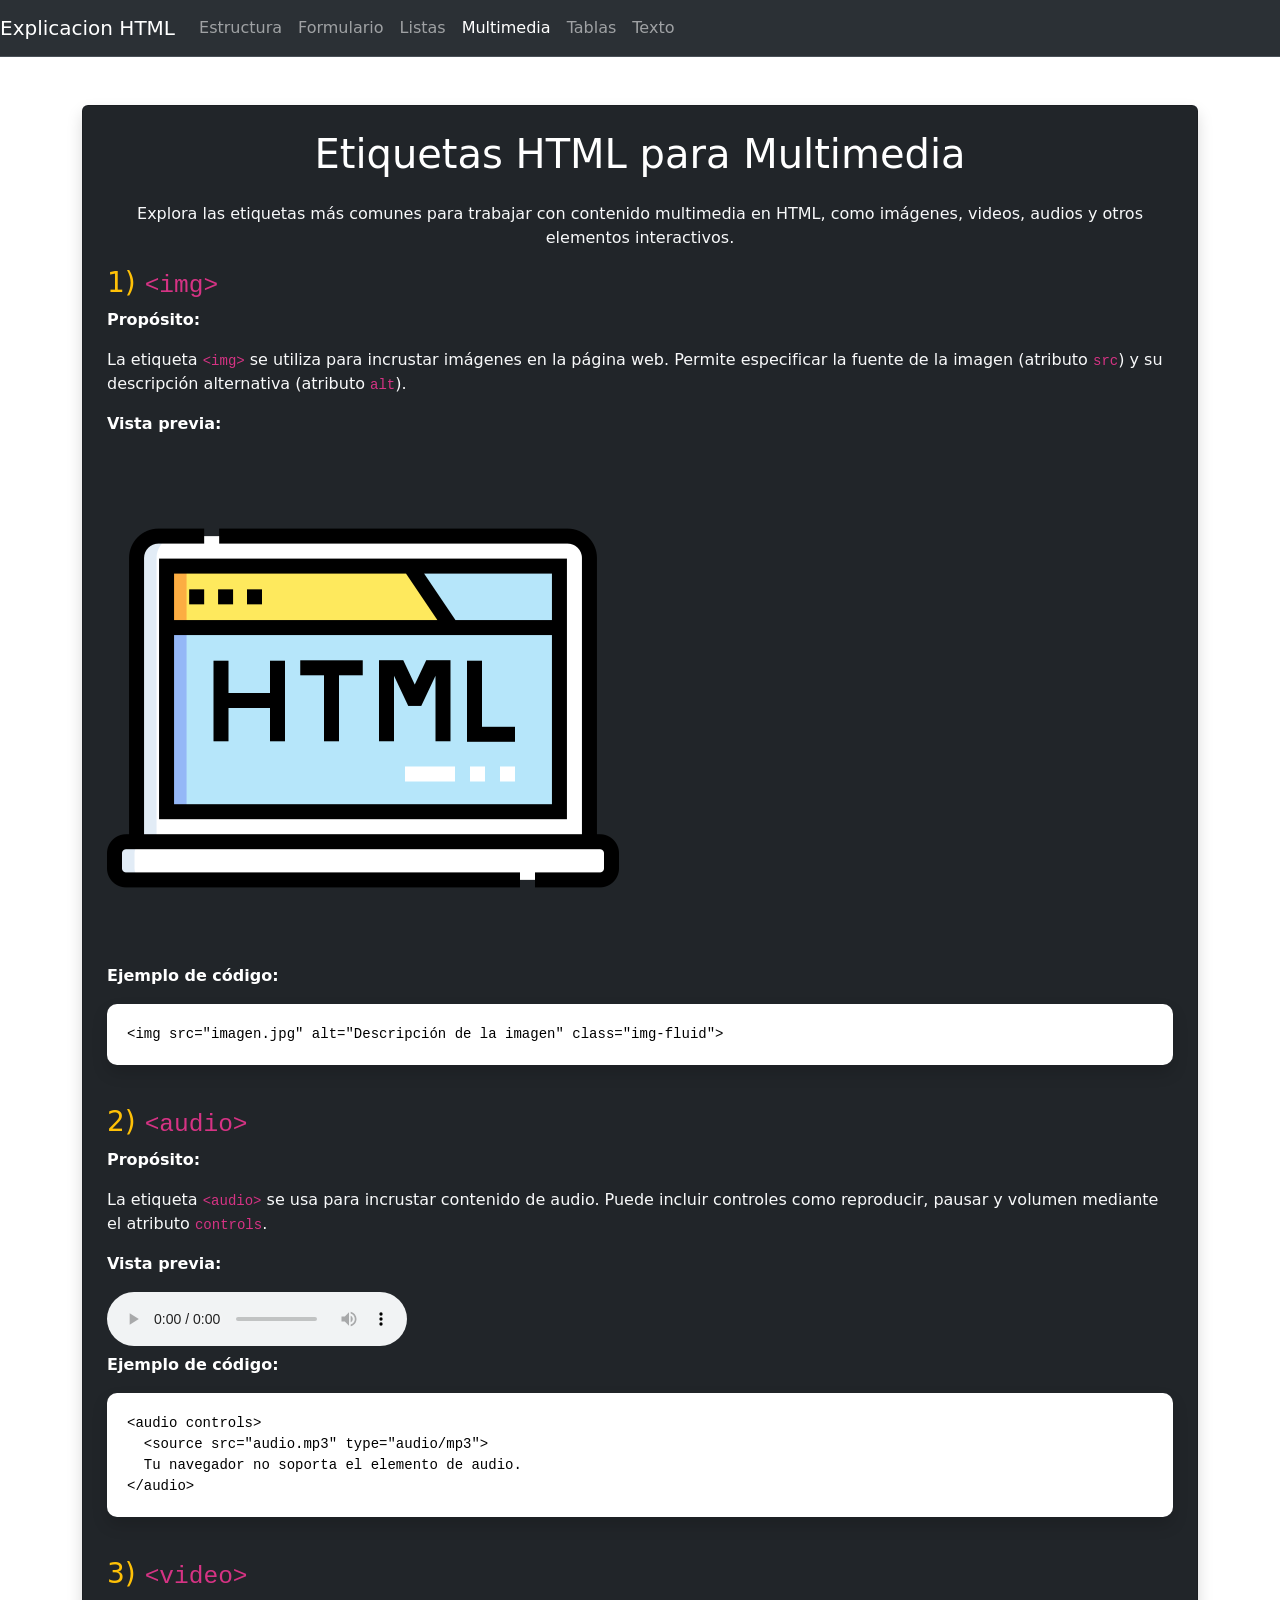
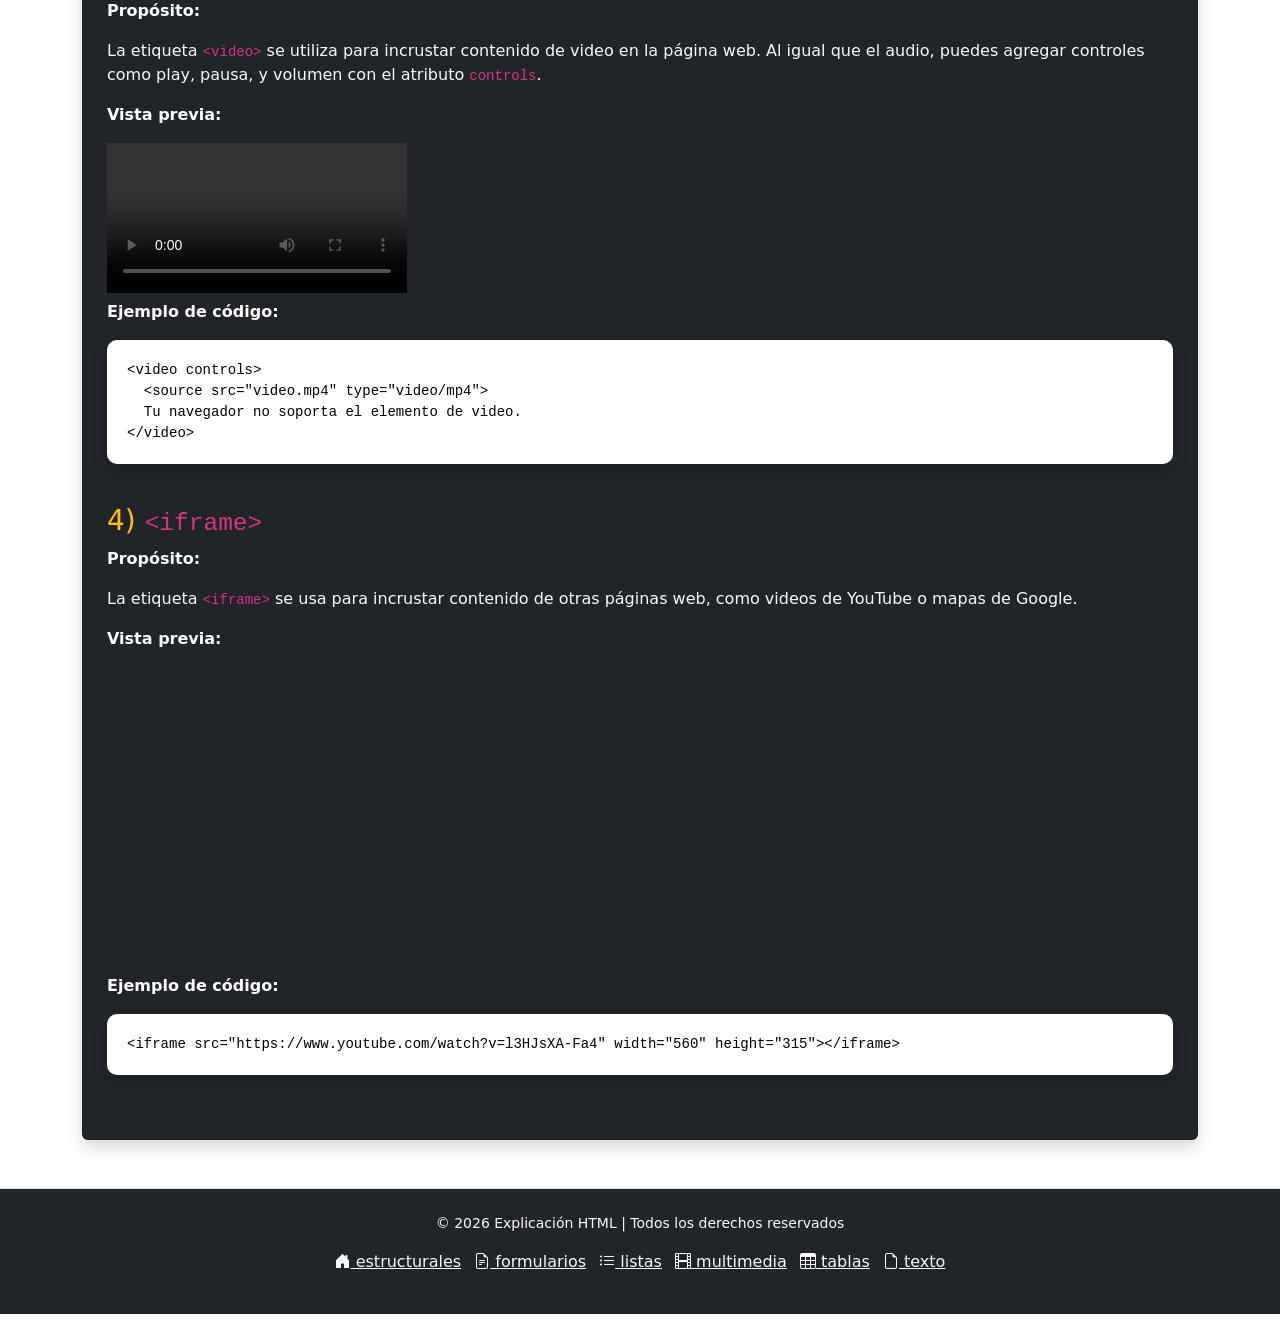
<file: categorias/multimedia.html>
<!DOCTYPE html>
<html lang="es">
<head>

    <link rel="stylesheet" href="../css/style.css">
    <meta charset="UTF-8">
    <meta name="viewport" content="width=device-width, initial-scale=1.0">
    <title>multimedia</title>
    <!-- Bootstrap CSS -->
    <link href="https://cdn.jsdelivr.net/npm/bootstrap@5.3.2/dist/css/bootstrap.min.css" rel="stylesheet">
    <link href="https://cdn.jsdelivr.net/npm/bootstrap-icons/font/bootstrap-icons.css" rel="stylesheet">

</head>
<body>
    <!-- Navbar -->
<nav class="navbar navbar-expand-lg border-bottom bg-body-tertiary" data-bs-theme="dark">
    <a class="navbar-brand" href="/">Explicacion HTML</a>
    <button class="navbar-toggler" type="button" data-bs-toggle="collapse" data-bs-target="#navbarText">
      <span class="navbar-toggler-icon"></span>
    </button>

    <div class="collapse navbar-collapse" id="navbarText">
      <ul class="navbar-nav me-auto mb-2 mb-lg-0">
        <li class="nav-item"><a class="nav-link " href="estructurales.html">Estructura</a></li>
        <li class="nav-item"><a class="nav-link" href="formularios.html">Formulario</a></li>
        <li class="nav-item"><a class="nav-link" href="listas.html">Listas</a></li>
        <li class="nav-item"><a class="nav-link active" href="multimedia.html">Multimedia</a></li>
        <li class="nav-item"><a class="nav-link" href="tablas.html">Tablas</a></li>
        <li class="nav-item"><a class="nav-link" href="texto.html">Texto</a></li>
      </ul>
    </div>
  </div>
</nav>
<!-- FIN Navbar -->
<!-- Contenido Principal -->
<div class="container mt-5">
    <div class="card text-bg-dark mb-3 shadow p-4">
        <h1 class="text-center text-white mb-4">Etiquetas HTML para Multimedia</h1>
        <p class="text-center text-light">Explora las etiquetas más comunes para trabajar con contenido multimedia en HTML, como imágenes, videos, audios y otros elementos interactivos.</p>

        <!-- Sección Imagen -->
        <div id="imagen" class="mb-4">
            <h3 class="text-warning">1) <code>&lt;img&gt;</code></h3>
            <p><strong>Propósito:</strong></p>
            <p class="text-light">La etiqueta <code>&lt;img&gt;</code> se utiliza para incrustar imágenes en la página web. Permite especificar la fuente de la imagen (atributo <code>src</code>) y su descripción alternativa (atributo <code>alt</code>).</p>
            <p><strong>Vista previa:</strong></p>
            <img src="../img/codigo-html.png" class="img-fluid" alt="Imagen de ejemplo">
            <p><strong>Ejemplo de código:</strong></p>
            <pre class="codigo-terminal shadow"><code>&lt;img src="imagen.jpg" alt="Descripción de la imagen" class="img-fluid"&gt;</code></pre>
        </div>

        <!-- Sección Audio -->
        <div id="audio" class="mb-4">
            <h3 class="text-warning">2) <code>&lt;audio&gt;</code></h3>
            <p><strong>Propósito:</strong></p>
            <p class="text-light">La etiqueta <code>&lt;audio&gt;</code> se usa para incrustar contenido de audio. Puede incluir controles como reproducir, pausar y volumen mediante el atributo <code>controls</code>.</p>
            <p><strong>Vista previa:</strong></p>
            <audio controls>
                <source src="https://www.soundhelix.com/examples/mp3/SoundHelix-Song-1.mp3" type="audio/mp3">
                Tu navegador no soporta el elemento de audio.
            </audio>
            <p><strong>Ejemplo de código:</strong></p>
            <pre class="codigo-terminal shadow"><code>&lt;audio controls&gt;
  &lt;source src="audio.mp3" type="audio/mp3"&gt;
  Tu navegador no soporta el elemento de audio.
&lt;/audio&gt;</code></pre>
        </div>

        <!-- Sección Video -->
        <div id="video" class="mb-4">
            <h3 class="text-warning">3) <code>&lt;video&gt;</code></h3>
            <p><strong>Propósito:</strong></p>
            <p class="text-light">La etiqueta <code>&lt;video&gt;</code> se utiliza para incrustar contenido de video en la página web. Al igual que el audio, puedes agregar controles como play, pausa, y volumen con el atributo <code>controls</code>.</p>
            <p><strong>Vista previa:</strong></p>
            <video controls class="img-fluid">
                <source src="https://www.w3schools.com/html/movie.mp4" type="video/mp4">
                Tu navegador no soporta el elemento de video.
            </video>
            <p><strong>Ejemplo de código:</strong></p>
            <pre class="codigo-terminal shadow"><code>&lt;video controls&gt;
  &lt;source src="video.mp4" type="video/mp4"&gt;
  Tu navegador no soporta el elemento de video.
&lt;/video&gt;</code></pre>
        </div>

        <!-- Sección Iframe -->
        <div id="iframe" class="mb-4">
            <h3 class="text-warning">4) <code>&lt;iframe&gt;</code></h3>
            <p><strong>Propósito:</strong></p>
            <p class="text-light">La etiqueta <code>&lt;iframe&gt;</code> se usa para incrustar contenido de otras páginas web, como videos de YouTube o mapas de Google.</p>
            <p><strong>Vista previa:</strong></p>
            <iframe width="500" height="300" src="https://www.youtube.com/embed/VIDEO_ID"></iframe>
            <p><strong>Ejemplo de código:</strong></p>
            <pre class="codigo-terminal shadow"><code>&lt;iframe src="https://www.youtube.com/watch?v=l3HJsXA-Fa4" width="560" height="315"&gt;&lt;/iframe&gt;</code></pre>
        </div>

    </div>
</div>
<!-- FIN Contenido Principal -->
<!-- Footer -->
<footer class="bg-dark text-light mt-5 py-4 border-top">
    <div class="container text-center">
        <p class="small">© 2026 Explicación HTML | Todos los derechos reservados</p>
        <ul class="list-inline">
            <li class="list-inline-item"><a href="estructurales.html" class="text-light"><i class="bi bi-house-door-fill mr-2"></i> estructurales</a></li>
            <li class="list-inline-item"><a href="formularios.html" class="text-light"><i class="bi bi-file-earmark-text mr-2"></i> formularios</a></li>
            <li class="list-inline-item"><a href="listas.html" class="text-light"><i class="bi bi-list-ul mr-2"></i> listas</a></li>
            <li class="list-inline-item"><a href="multimedia.html" class="text-light"><i class="bi bi-film mr-2"></i> multimedia</a></li>
            <li class="list-inline-item"><a href="tablas.html" class="text-light"><i class="bi bi-table mr-2"></i> tablas</a></li>
            <li class="list-inline-item"><a href="texto.html" class="text-light"><i class="bi bi-file-earmark mr-2"></i> texto</a></li>
        </ul>
    </div>
</footer>
</body>
</html>
</file>
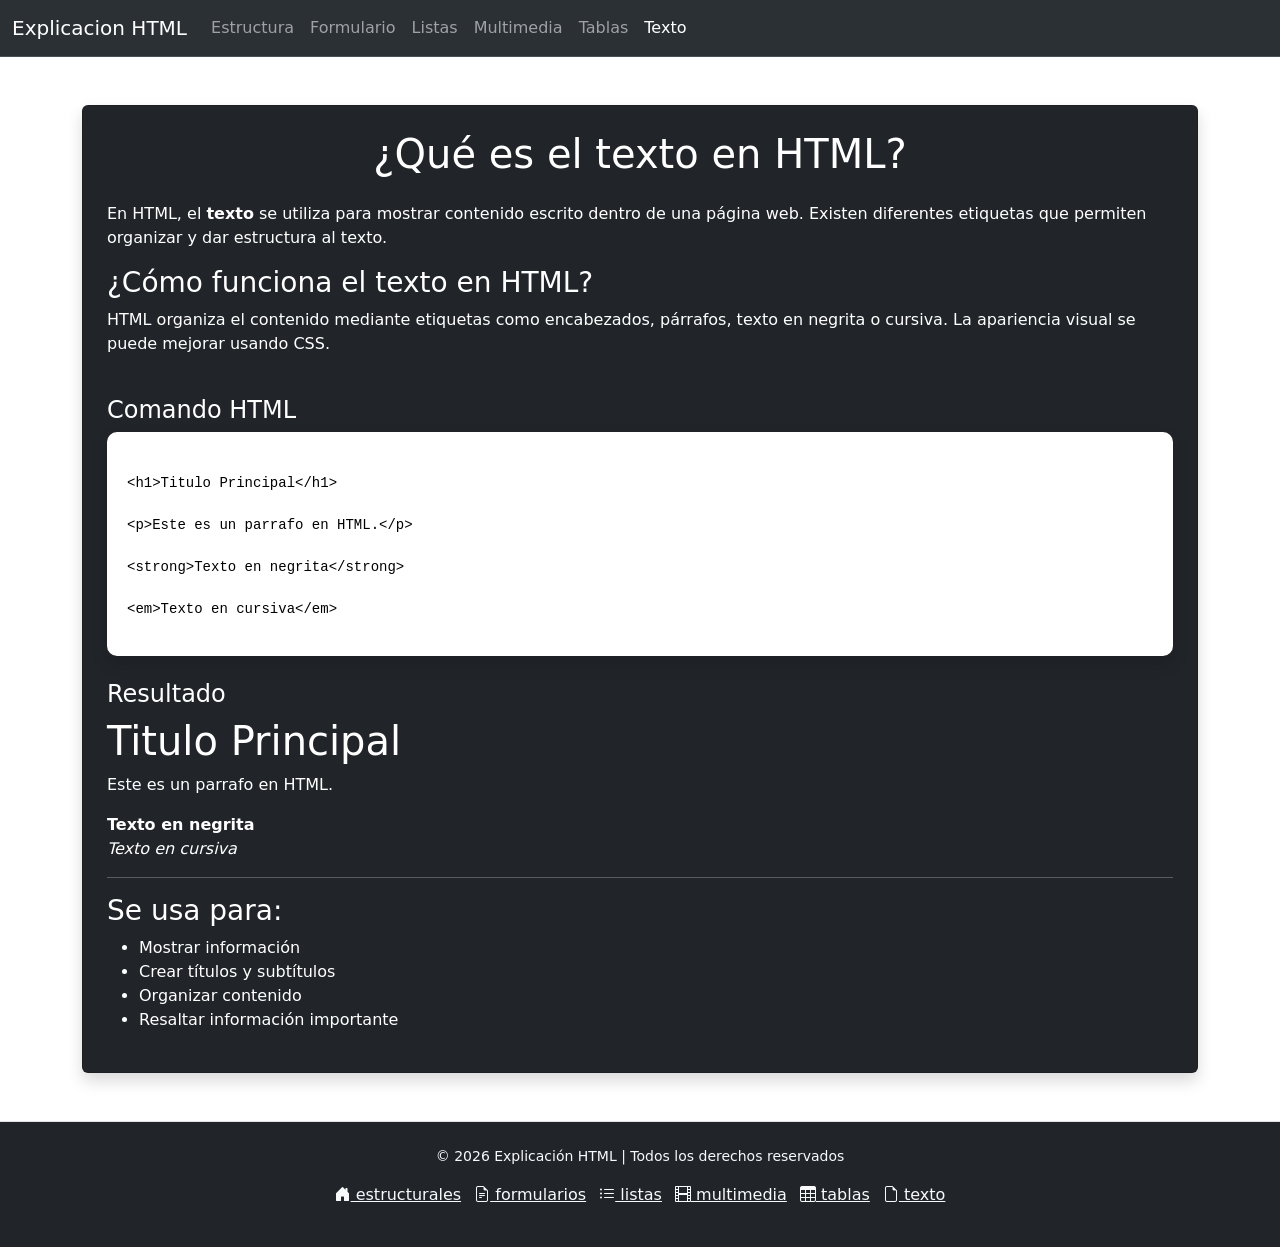
<file: categorias/texto.html>
<!DOCTYPE html>
<html lang="es">
<head>

    <link rel="stylesheet" href="/css/style.css">

    <meta charset="UTF-8">

    <meta name="viewport" content="width=device-width, initial-scale=1.0">
    <title>Explicacion HTML</title>

    <link href="https://cdn.jsdelivr.net/npm/bootstrap@5.3.2/dist/css/bootstrap.min.css" rel="stylesheet">
    <link href="https://cdn.jsdelivr.net/npm/bootstrap-icons/font/bootstrap-icons.css" rel="stylesheet">
</head>

<body>

<!-- Navbar -->
<nav class="navbar navbar-expand-lg border-bottom bg-body-tertiary" data-bs-theme="dark">
  <div class="container-fluid">
    <a class="navbar-brand" href="/">Explicacion HTML</a>
    <button class="navbar-toggler" type="button" data-bs-toggle="collapse" data-bs-target="#navbarText">
      <span class="navbar-toggler-icon"></span>
    </button>

    <div class="collapse navbar-collapse" id="navbarText">
      <ul class="navbar-nav me-auto mb-2 mb-lg-0">
        <li class="nav-item"><a class="nav-link" href="estructurales.html">Estructura</a></li>
        <li class="nav-item"><a class="nav-link" href="formularios.html">Formulario</a></li>
        <li class="nav-item"><a class="nav-link" href="listas.html">Listas</a></li>
        <li class="nav-item"><a class="nav-link" href="multimedia.html">Multimedia</a></li>
        <li class="nav-item"><a class="nav-link" href="tablas.html">Tablas</a></li>
        <li class="nav-item"><a class="nav-link active" href="texto.html">Texto</a></li>
      </ul>
    </div>
  </div>
</nav>
<!-- FIN Navbar -->

<!-- INICIO DE TEXTO INFO -->
<div class="container mt-5">

  <div class="card text-bg-dark mb-3 shadow p-4">
    
    <h1 class="text-center mb-4">¿Qué es el texto en HTML?</h1>

    <p>
      En HTML, el <strong>texto</strong> se utiliza para mostrar contenido escrito dentro de una página web.
      Existen diferentes etiquetas que permiten organizar y dar estructura al texto.
    </p>

    <h3>¿Cómo funciona el texto en HTML?</h3>

    <p>
      HTML organiza el contenido mediante etiquetas como encabezados, párrafos,
      texto en negrita o cursiva. La apariencia visual se puede mejorar usando CSS.
    </p>

    <div class="mt-4">
      <h4>Comando HTML</h4>

      <div class="codigo-terminal shadow">
<pre><code>
&lt;h1&gt;Titulo Principal&lt;/h1&gt;

&lt;p&gt;Este es un parrafo en HTML.&lt;/p&gt;

&lt;strong&gt;Texto en negrita&lt;/strong&gt;

&lt;em&gt;Texto en cursiva&lt;/em&gt;
</code></pre>
      </div>
    </div>

    <div class="mt-4">
      <h4>Resultado</h4>

      <h1>Titulo Principal</h1>
      <p>Este es un parrafo en HTML.</p>
      <strong>Texto en negrita</strong><br>
      <em>Texto en cursiva</em>
    </div>

    <hr>

    <h3>Se usa para:</h3>

    <ul>
      <li>Mostrar información</li>
      <li>Crear títulos y subtítulos</li>
      <li>Organizar contenido</li>
      <li>Resaltar información importante</li>
    </ul>

  </div>

</div>
<!-- FIN DE TEXTO INFO -->
<!-- Footer -->
<footer class="bg-dark text-light mt-5 py-4 border-top">
    <div class="container text-center">
        <p class="small">© 2026 Explicación HTML | Todos los derechos reservados</p>
        <ul class="list-inline">
            <li class="list-inline-item"><a href="estructurales.html" class="text-light"><i class="bi bi-house-door-fill mr-2"></i> estructurales</a></li>
            <li class="list-inline-item"><a href="formularios.html" class="text-light"><i class="bi bi-file-earmark-text mr-2"></i> formularios</a></li>
            <li class="list-inline-item"><a href="listas.html" class="text-light"><i class="bi bi-list-ul mr-2"></i> listas</a></li>
            <li class="list-inline-item"><a href="multimedia.html" class="text-light"><i class="bi bi-film mr-2"></i> multimedia</a></li>
            <li class="list-inline-item"><a href="tablas.html" class="text-light"><i class="bi bi-table mr-2"></i> tablas</a></li>
            <li class="list-inline-item"><a href="texto.html" class="text-light"><i class="bi bi-file-earmark mr-2"></i> texto</a></li>
        </ul>
    </div>
</footer>

<script src="https://cdn.jsdelivr.net/npm/bootstrap@5.3.2/dist/js/bootstrap.bundle.min.js"></script>

</body>
</file>
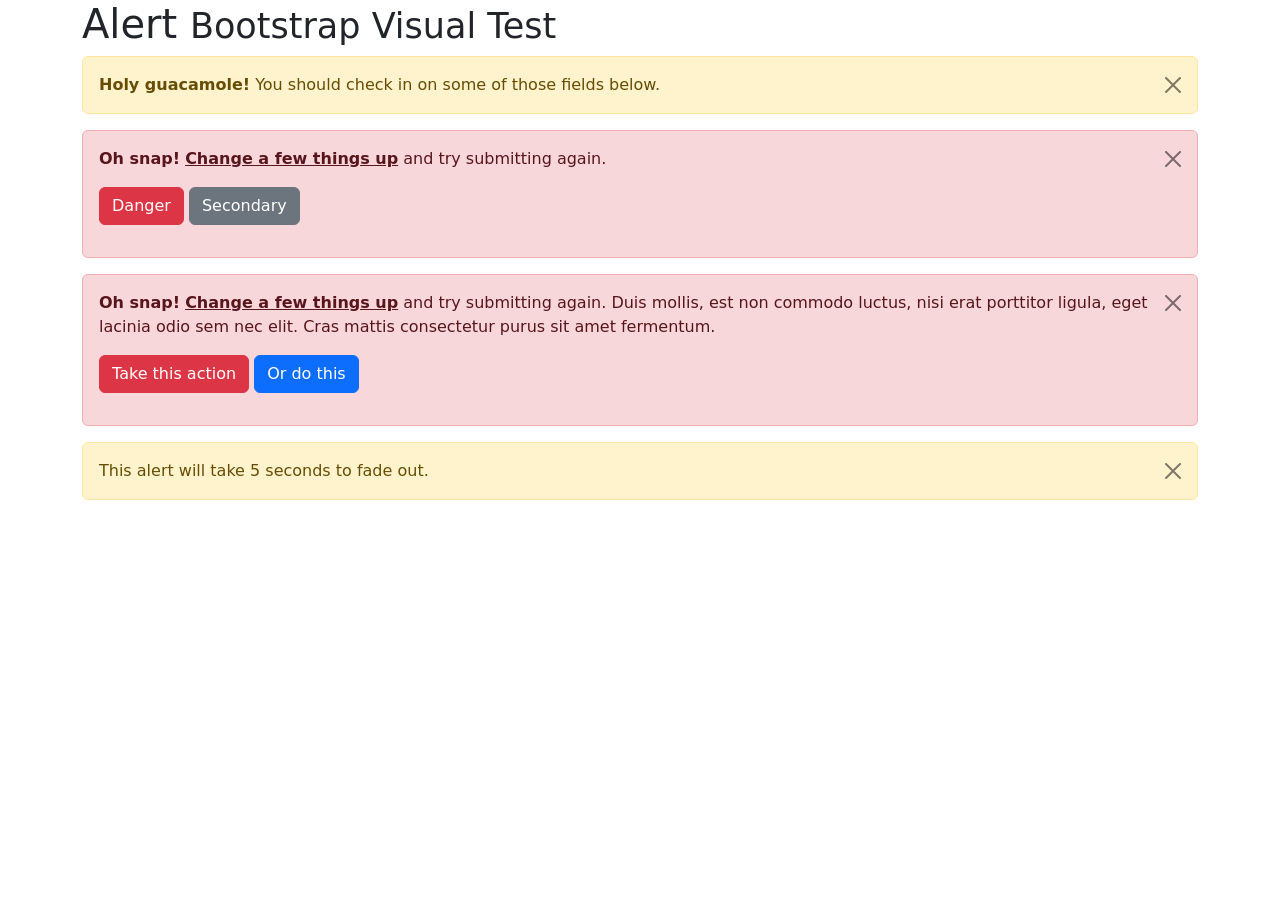
<file: bootstrap-5.3.8/js/tests/visual/alert.html>
<!doctype html>
<html lang="en">
  <head>
    <meta charset="utf-8">
    <meta name="viewport" content="width=device-width, initial-scale=1">
    <link href="../../../dist/css/bootstrap.min.css" rel="stylesheet">
    <title>Alert</title>
  </head>
  <body>
    <div class="container">
      <h1>Alert <small>Bootstrap Visual Test</small></h1>

      <div class="alert alert-warning alert-dismissible fade show" role="alert">
        <button type="button" class="btn-close" data-bs-dismiss="alert" aria-label="Close"></button>
        <strong>Holy guacamole!</strong> You should check in on some of those fields below.
      </div>

      <div class="alert alert-danger alert-dismissible fade show" role="alert">
        <button type="button" class="btn-close" data-bs-dismiss="alert" aria-label="Close"></button>
        <p>
          <strong>Oh snap!</strong> <a href="#" class="alert-link">Change a few things up</a> and try submitting again.
        </p>
        <p>
          <button type="button" class="btn btn-danger">Danger</button>
          <button type="button" class="btn btn-secondary">Secondary</button>
        </p>
      </div>

      <div class="alert alert-danger alert-dismissible fade show" role="alert">
        <button type="button" class="btn-close" data-bs-dismiss="alert" aria-label="Close"></button>
        <p>
          <strong>Oh snap!</strong> <a href="#" class="alert-link">Change a few things up</a> and try submitting again. Duis mollis, est non commodo luctus, nisi erat porttitor ligula, eget lacinia odio sem nec elit. Cras mattis consectetur purus sit amet fermentum.
        </p>
        <p>
          <button type="button" class="btn btn-danger">Take this action</button>
          <button type="button" class="btn btn-primary">Or do this</button>
        </p>
      </div>

      <div class="alert alert-warning alert-dismissible fade show" role="alert" style="transition-duration: 5s;">
        <button type="button" class="btn-close" data-bs-dismiss="alert" aria-label="Close"></button>
        This alert will take 5 seconds to fade out.
      </div>
    </div>

    <script src="../../../dist/js/bootstrap.bundle.js"></script>
  </body>
</html>
</file>
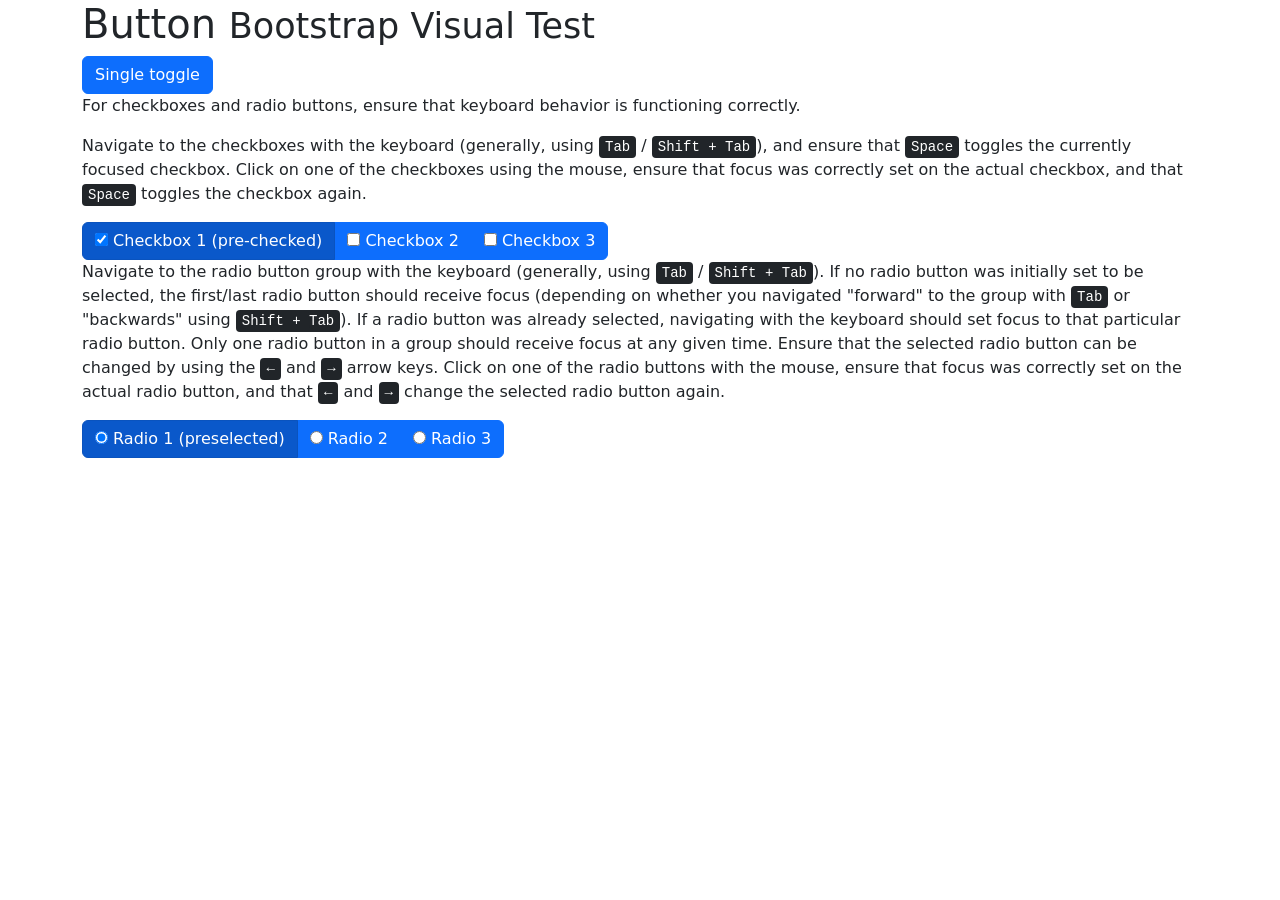
<file: bootstrap-5.3.8/js/tests/visual/button.html>
<!doctype html>
<html lang="en">
  <head>
    <meta charset="utf-8">
    <meta name="viewport" content="width=device-width, initial-scale=1">
    <link href="../../../dist/css/bootstrap.min.css" rel="stylesheet">
    <title>Button</title>
  </head>
  <body>
    <div class="container">
      <h1>Button <small>Bootstrap Visual Test</small></h1>

      <button type="button" class="btn btn-primary" data-bs-toggle="button" aria-pressed="false" autocomplete="off">
        Single toggle
      </button>

      <p>For checkboxes and radio buttons, ensure that keyboard behavior is functioning correctly.</p>
      <p>Navigate to the checkboxes with the keyboard (generally, using <kbd>Tab</kbd> / <kbd><kbd>Shift</kbd> + <kbd>Tab</kbd></kbd>), and ensure that <kbd>Space</kbd> toggles the currently focused checkbox. Click on one of the checkboxes using the mouse, ensure that focus was correctly set on the actual checkbox, and that <kbd>Space</kbd> toggles the checkbox again.</p>

      <div class="btn-group" data-bs-toggle="buttons">
        <label class="btn btn-primary active">
          <input type="checkbox" checked autocomplete="off"> Checkbox 1 (pre-checked)
        </label>
        <label class="btn btn-primary">
          <input type="checkbox" autocomplete="off"> Checkbox 2
        </label>
        <label class="btn btn-primary">
          <input type="checkbox" autocomplete="off"> Checkbox 3
        </label>
      </div>

      <p>Navigate to the radio button group with the keyboard (generally, using <kbd>Tab</kbd> / <kbd><kbd>Shift</kbd> + <kbd>Tab</kbd></kbd>). If no radio button was initially set to be selected, the first/last radio button should receive focus (depending on whether you navigated "forward" to the group with <kbd>Tab</kbd> or "backwards" using <kbd><kbd>Shift</kbd> + <kbd>Tab</kbd></kbd>). If a radio button was already selected, navigating with the keyboard should set focus to that particular radio button. Only one radio button in a group should receive focus at any given time.  Ensure that the selected radio button can be changed by using the <kbd>←</kbd> and <kbd>→</kbd> arrow keys. Click on one of the radio buttons with the mouse,  ensure that focus was correctly set on the actual radio button, and that <kbd>←</kbd> and <kbd>→</kbd> change the selected radio button again.</p>

      <div class="btn-group" data-bs-toggle="buttons">
        <label class="btn btn-primary active">
          <input type="radio" name="options" id="option1" autocomplete="off" checked> Radio 1 (preselected)
        </label>
        <label class="btn btn-primary">
          <input type="radio" name="options" id="option2" autocomplete="off"> Radio 2
        </label>
        <label class="btn btn-primary">
          <input type="radio" name="options" id="option3" autocomplete="off"> Radio 3
        </label>
      </div>
    </div>

    <script src="../../../dist/js/bootstrap.bundle.js"></script>
  </body>
</html>
</file>
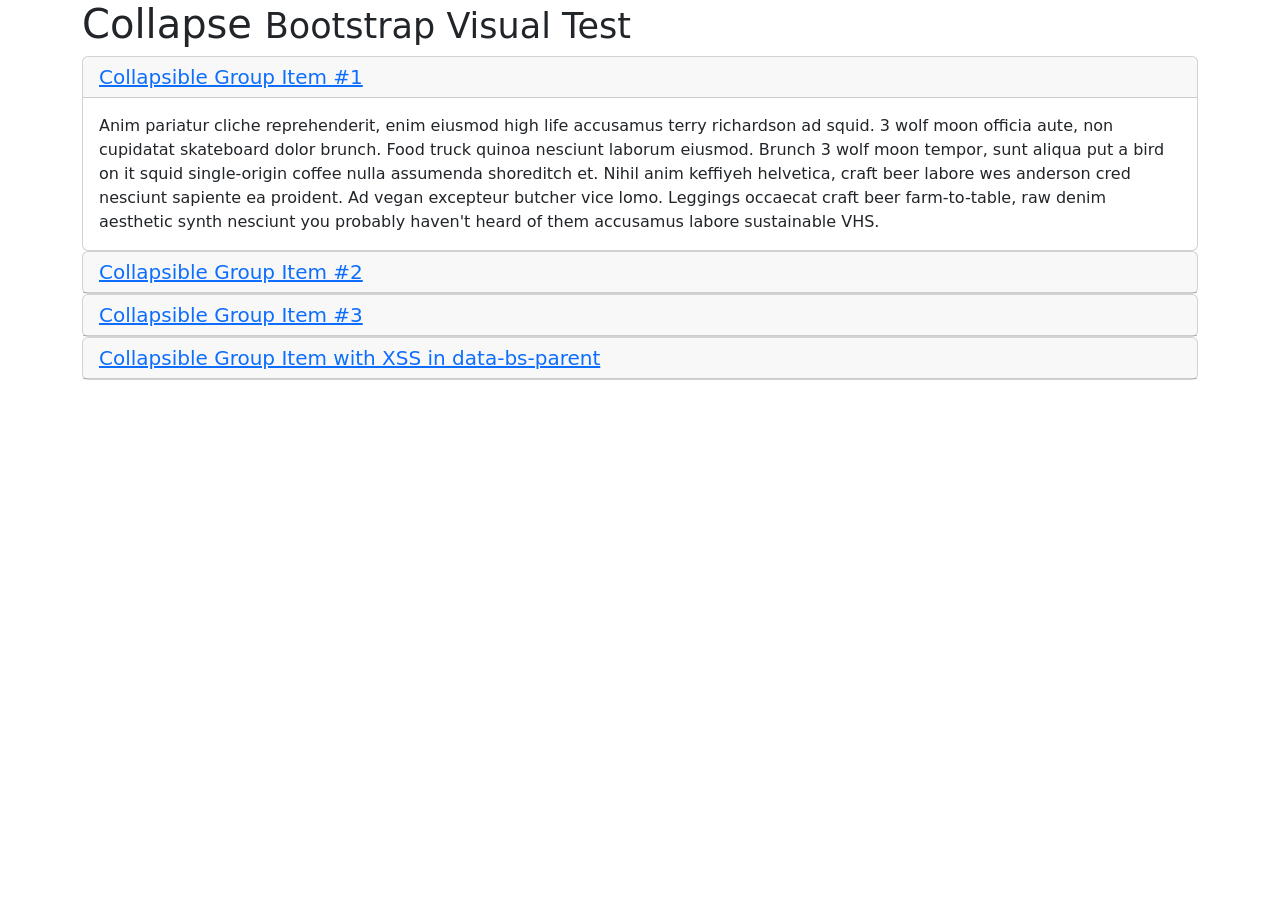
<file: bootstrap-5.3.8/js/tests/visual/collapse.html>
<!doctype html>
<html lang="en">
  <head>
    <meta charset="utf-8">
    <meta name="viewport" content="width=device-width, initial-scale=1">
    <link href="../../../dist/css/bootstrap.min.css" rel="stylesheet">
    <title>Collapse</title>
  </head>
  <body>
    <div class="container">
      <h1>Collapse <small>Bootstrap Visual Test</small></h1>

      <div id="accordion" role="tablist">
        <div class="card" role="presentation">
          <div class="card-header" role="tab" id="headingOne">
            <h5 class="mb-0">
              <a data-bs-toggle="collapse" href="#collapseOne" aria-expanded="true" aria-controls="collapseOne">
                Collapsible Group Item #1
              </a>
            </h5>
          </div>

          <div id="collapseOne" class="collapse show" data-bs-parent="#accordion" role="tabpanel" aria-labelledby="headingOne">
            <div class="card-body">
              Anim pariatur cliche reprehenderit, enim eiusmod high life accusamus terry richardson ad squid. 3 wolf moon officia aute, non cupidatat skateboard dolor brunch. Food truck quinoa nesciunt laborum eiusmod. Brunch 3 wolf moon tempor, sunt aliqua put a bird on it squid single-origin coffee nulla assumenda shoreditch et. Nihil anim keffiyeh helvetica, craft beer labore wes anderson cred nesciunt sapiente ea proident. Ad vegan excepteur butcher vice lomo. Leggings occaecat craft beer farm-to-table, raw denim aesthetic synth nesciunt you probably haven't heard of them accusamus labore sustainable VHS.
            </div>
          </div>
        </div>
        <div class="card" role="presentation">
          <div class="card-header" role="tab" id="headingTwo">
            <h5 class="mb-0">
              <a class="collapsed" data-bs-toggle="collapse" href="#collapseTwo" aria-expanded="false" aria-controls="collapseTwo">
                Collapsible Group Item #2
              </a>
            </h5>
          </div>
          <div id="collapseTwo" class="collapse" data-bs-parent="#accordion" role="tabpanel" aria-labelledby="headingTwo">
            <div class="card-body">
              Anim pariatur cliche reprehenderit, enim eiusmod high life accusamus terry richardson ad squid. 3 wolf moon officia aute, non cupidatat skateboard dolor brunch. Food truck quinoa nesciunt laborum eiusmod. Brunch 3 wolf moon tempor, sunt aliqua put a bird on it squid single-origin coffee nulla assumenda shoreditch et. Nihil anim keffiyeh helvetica, craft beer labore wes anderson cred nesciunt sapiente ea proident. Ad vegan excepteur butcher vice lomo. Leggings occaecat craft beer farm-to-table, raw denim aesthetic synth nesciunt you probably haven't heard of them accusamus labore sustainable VHS.
            </div>
          </div>
        </div>
        <div class="card" role="presentation">
          <div class="card-header" role="tab" id="headingThree">
            <h5 class="mb-0">
              <a class="collapsed" data-bs-toggle="collapse" href="#collapseThree" aria-expanded="false" aria-controls="collapseThree">
                Collapsible Group Item #3
              </a>
            </h5>
          </div>
          <div id="collapseThree" class="collapse" data-bs-parent="#accordion" role="tabpanel" aria-labelledby="headingThree">
            <div class="card-body">
              Anim pariatur cliche reprehenderit, enim eiusmod high life accusamus terry richardson ad squid. 3 wolf moon officia aute, non cupidatat skateboard dolor brunch. Food truck quinoa nesciunt laborum eiusmod. Brunch 3 wolf moon tempor, sunt aliqua put a bird on it squid single-origin coffee nulla assumenda shoreditch et. Nihil anim keffiyeh helvetica, craft beer labore wes anderson cred nesciunt sapiente ea proident. Ad vegan excepteur butcher vice lomo. Leggings occaecat craft beer farm-to-table, raw denim aesthetic synth nesciunt you probably haven't heard of them accusamus labore sustainable VHS.
            </div>
          </div>
        </div>
        <div class="card" role="presentation">
          <div class="card-header" role="tab" id="headingFour">
            <h5 class="mb-0">
              <a class="collapsed" data-bs-toggle="collapse" href="#collapseFour" aria-expanded="false" aria-controls="collapseFour">
                Collapsible Group Item with XSS in data-bs-parent
              </a>
            </h5>
          </div>
          <div id="collapseFour" class="collapse" data-bs-parent="<img src=1 onerror=alert(123)>" role="tabpanel" aria-labelledby="headingFour">
            <div class="card-body">
              Anim pariatur cliche reprehenderit, enim eiusmod high life accusamus terry richardson ad squid. 3 wolf moon officia aute, non cupidatat skateboard dolor brunch. Food truck quinoa nesciunt laborum eiusmod. Brunch 3 wolf moon tempor, sunt aliqua put a bird on it squid single-origin coffee nulla assumenda shoreditch et. Nihil anim keffiyeh helvetica, craft beer labore wes anderson cred nesciunt sapiente ea proident. Ad vegan excepteur butcher vice lomo. Leggings occaecat craft beer farm-to-table, raw denim aesthetic synth nesciunt you probably haven't heard of them accusamus labore sustainable VHS.
            </div>
          </div>
        </div>
      </div>
    </div>

    <script src="../../../dist/js/bootstrap.bundle.js"></script>
  </body>
</html>
</file>
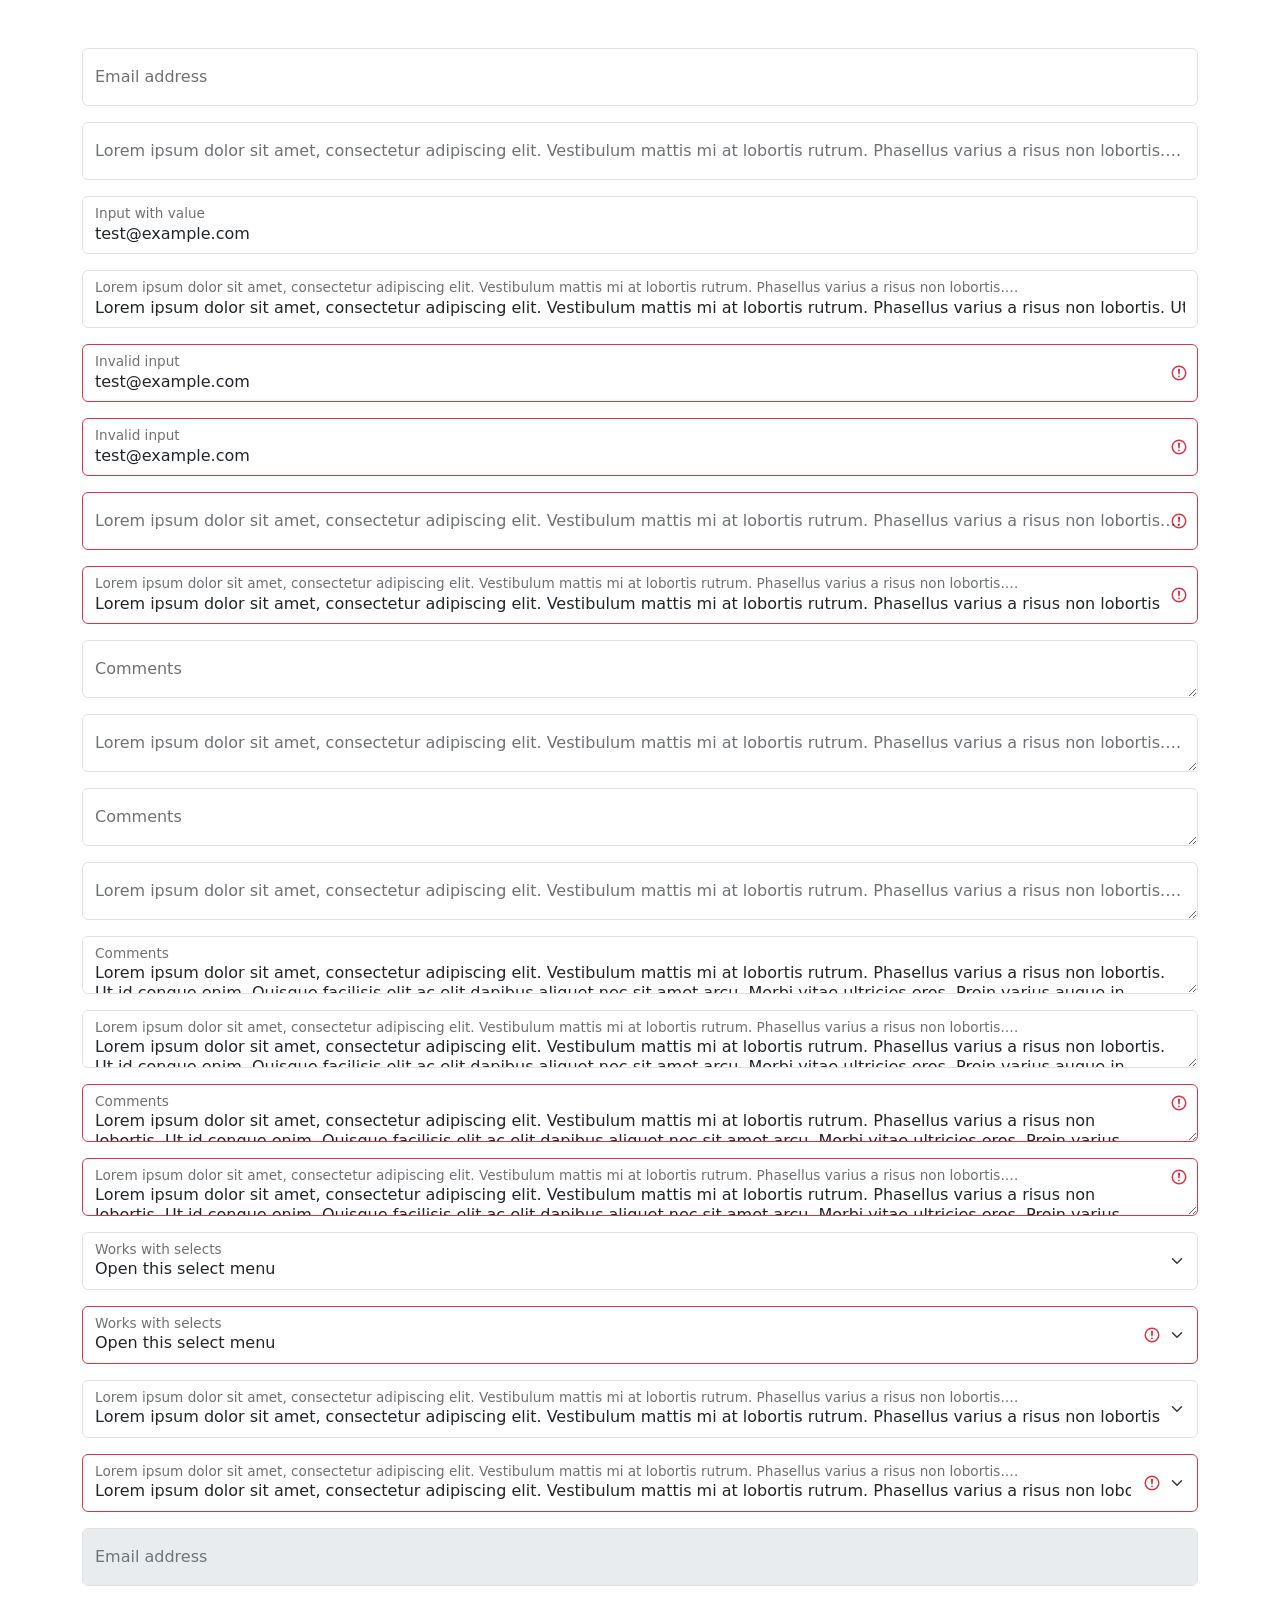
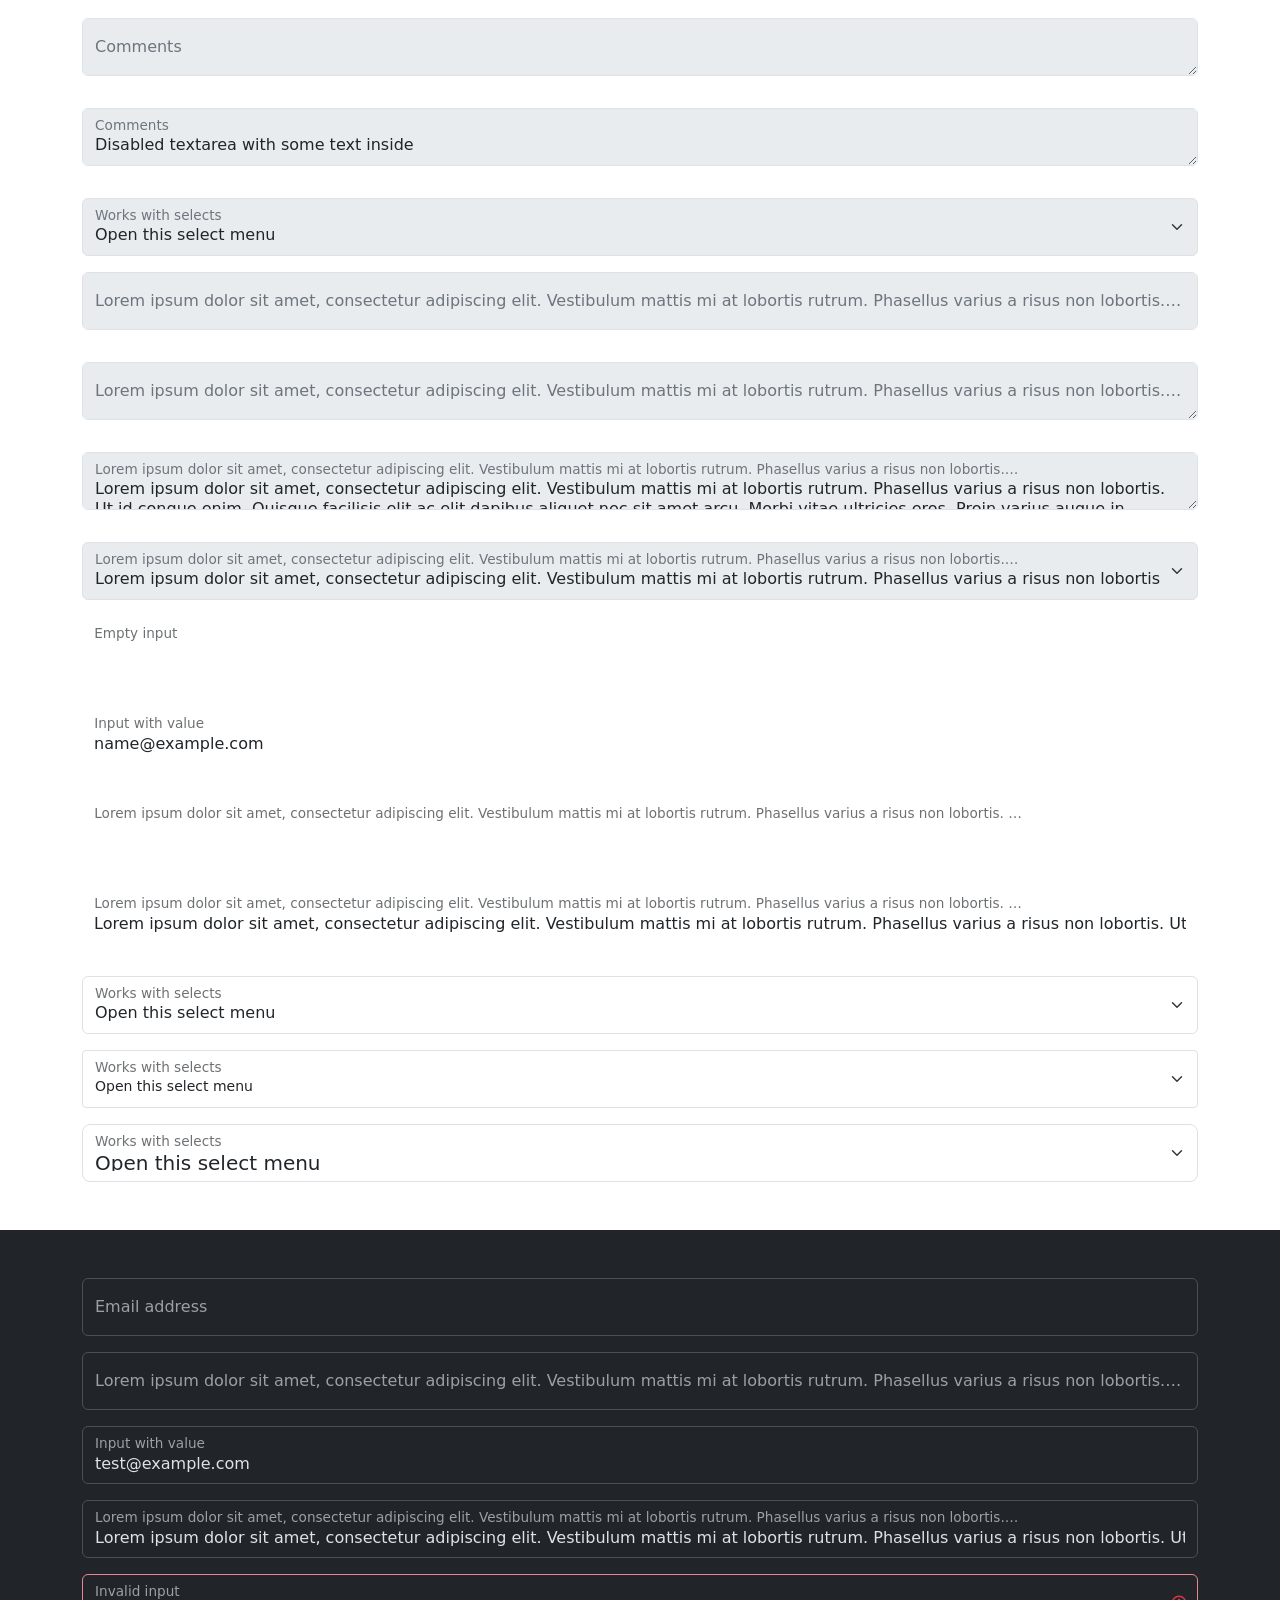
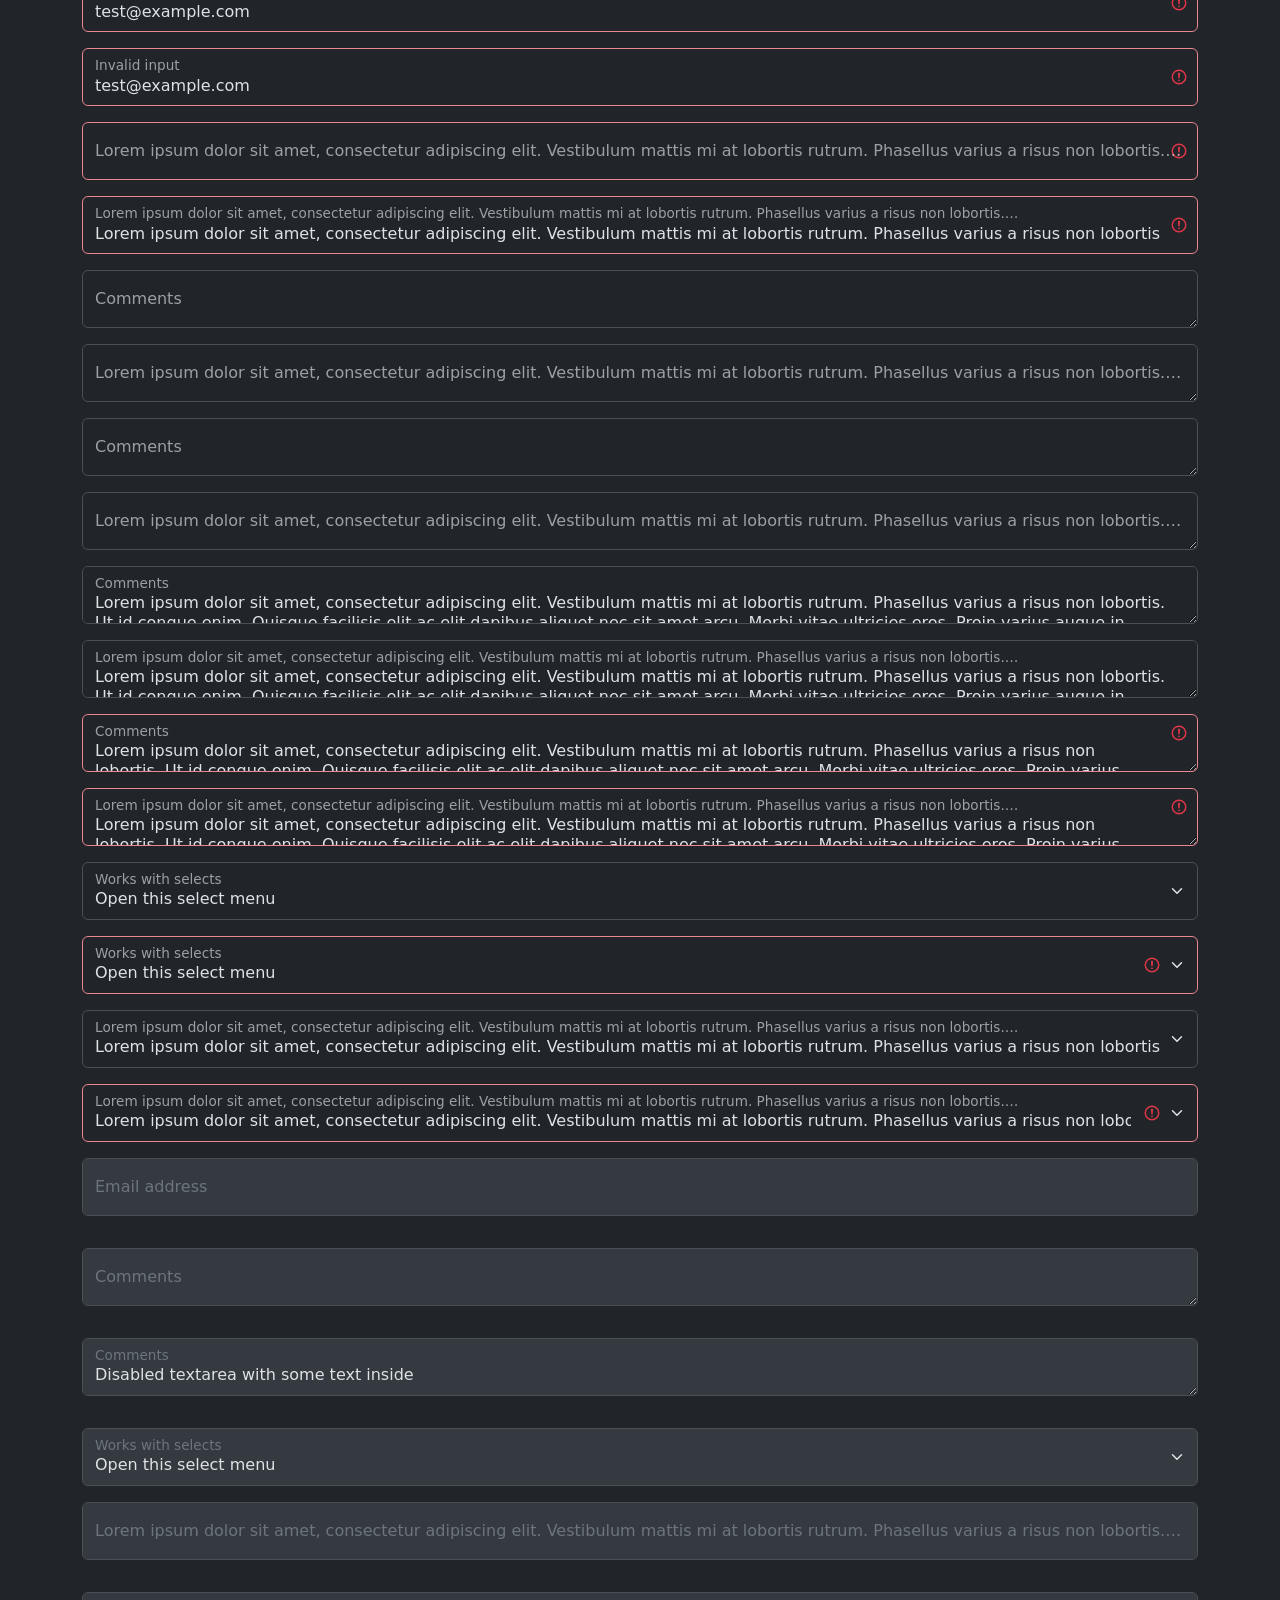
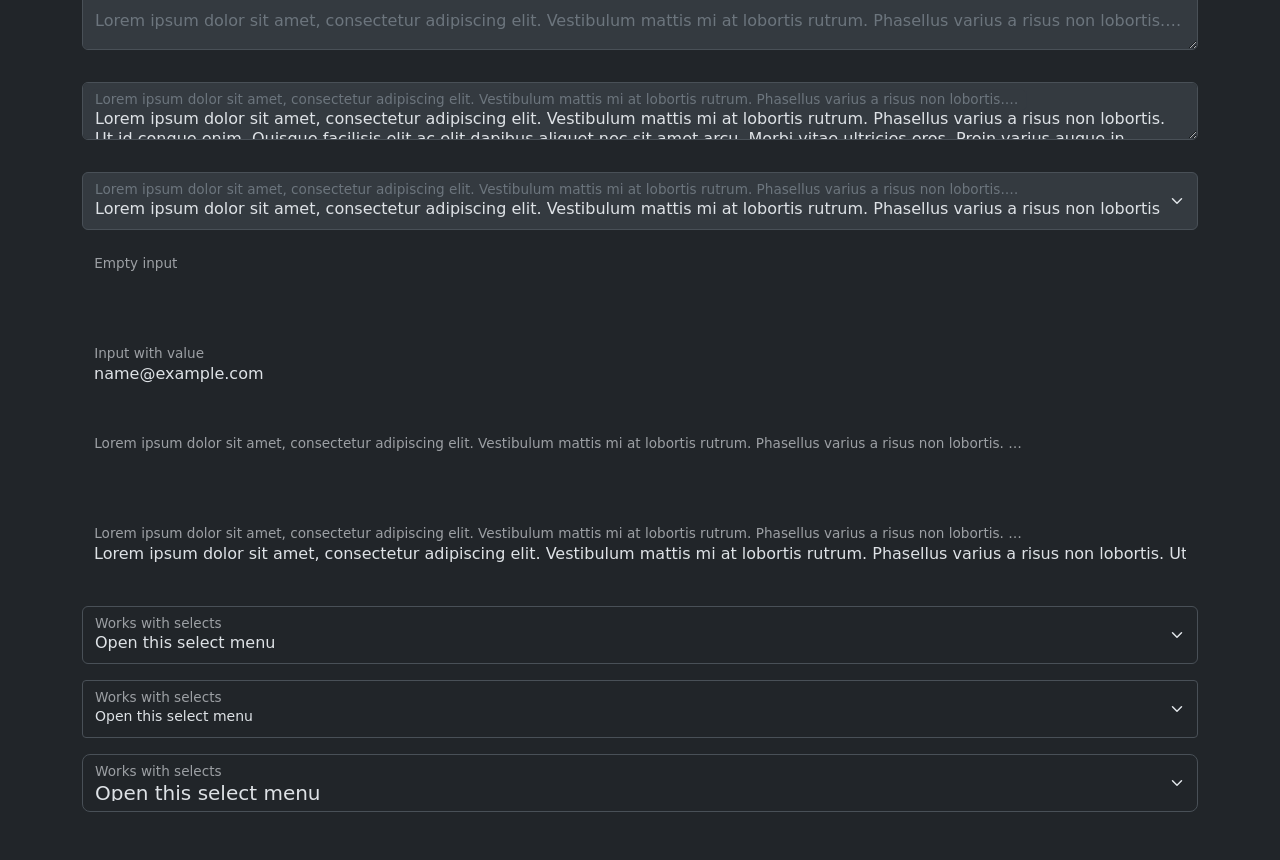
<file: bootstrap-5.3.8/js/tests/visual/floating-label.html>
<!doctype html>
<html lang="zxx">
  <head>
    <meta charset="utf-8">
    <meta name="viewport" content="width=device-width, initial-scale=1">
    <link href="../../../dist/css/bootstrap.min.css" rel="stylesheet">
    <title>Form</title>
    <style></style>
  </head>
  <body>
    <div class="container py-5 d-flex flex-column gap-3">
      <div class="form-floating">
        <input type="email" class="form-control" id="floatingInput" placeholder="name@example.com">
        <label for="floatingInput">Email address</label>
      </div>
      <div class="form-floating">
        <input type="email" class="form-control" id="floatingInput1" placeholder="name@example.com">
        <label for="floatingInput1">Lorem ipsum dolor sit amet, consectetur adipiscing elit. Vestibulum mattis mi at lobortis rutrum. Phasellus varius a risus non lobortis. Ut id congue enim. Quisque facilisis elit ac elit dapibus aliquet nec sit amet arcu. Morbi vitae ultricies eros. Proin varius augue in tristique pretium. Morbi at ullamcorper elit, at ullamcorper massa. Vivamus suscipit quam quis viverra eleifend.</label>
      </div>
      <form class="form-floating">
        <input type="email" class="form-control" id="floatingInputValue" placeholder="name@example.com" value="test@example.com">
        <label for="floatingInputValue">Input with value</label>
      </form>
      <form class="form-floating">
        <input type="email" class="form-control" id="floatingInputValue1" placeholder="name@example.com" value="Lorem ipsum dolor sit amet, consectetur adipiscing elit. Vestibulum mattis mi at lobortis rutrum. Phasellus varius a risus non lobortis. Ut id congue enim. Quisque facilisis elit ac elit dapibus aliquet nec sit amet arcu. Morbi vitae ultricies eros. Proin varius augue in tristique pretium. Morbi at ullamcorper elit, at ullamcorper massa. Vivamus suscipit quam quis viverra eleifend.">
        <label for="floatingInputValue1">Lorem ipsum dolor sit amet, consectetur adipiscing elit. Vestibulum mattis mi at lobortis rutrum. Phasellus varius a risus non lobortis. Ut id congue enim. Quisque facilisis elit ac elit dapibus aliquet nec sit amet arcu. Morbi vitae ultricies eros. Proin varius augue in tristique pretium. Morbi at ullamcorper elit, at ullamcorper massa. Vivamus suscipit quam quis viverra eleifend.</label>
      </form>
      <form class="form-floating">
        <input type="email" class="form-control is-invalid" id="floatingInputInvalid" placeholder="name@example.com" value="test@example.com">
        <label for="floatingInputInvalid">Invalid input</label>
      </form>
      <form class="form-floating">
        <input type="email" class="form-control is-invalid" id="floatingInputInvalid1" placeholder="name@example.com" value="test@example.com">
        <label for="floatingInputInvalid1">Invalid input</label>
      </form>
      <form class="form-floating">
        <input type="email" class="form-control is-invalid" id="floatingInputInvalid2" placeholder="name@example.com">
        <label for="floatingInputInvalid2">Lorem ipsum dolor sit amet, consectetur adipiscing elit. Vestibulum mattis mi at lobortis rutrum. Phasellus varius a risus non lobortis. Ut id congue enim. Quisque facilisis elit ac elit dapibus aliquet nec sit amet arcu. Morbi vitae ultricies eros. Proin varius augue in tristique pretium. Morbi at ullamcorper elit, at ullamcorper massa. Vivamus suscipit quam quis viverra eleifend.</label>
      </form>
      <form class="form-floating">
        <input type="email" class="form-control is-invalid" id="floatingInputInvalid3" placeholder="name@example.com" value="Lorem ipsum dolor sit amet, consectetur adipiscing elit. Vestibulum mattis mi at lobortis rutrum. Phasellus varius a risus non lobortis. Ut id congue enim. Quisque facilisis elit ac elit dapibus aliquet nec sit amet arcu. Morbi vitae ultricies eros. Proin varius augue in tristique pretium. Morbi at ullamcorper elit, at ullamcorper massa. Vivamus suscipit quam quis viverra eleifend.">
        <label for="floatingInputInvalid3">Lorem ipsum dolor sit amet, consectetur adipiscing elit. Vestibulum mattis mi at lobortis rutrum. Phasellus varius a risus non lobortis. Ut id congue enim. Quisque facilisis elit ac elit dapibus aliquet nec sit amet arcu. Morbi vitae ultricies eros. Proin varius augue in tristique pretium. Morbi at ullamcorper elit, at ullamcorper massa. Vivamus suscipit quam quis viverra eleifend.</label>
      </form>
      <div class="form-floating">
        <textarea class="form-control" placeholder="Leave a comment here" id="floatingTextarea"></textarea>
        <label for="floatingTextarea">Comments</label>
      </div>
      <div class="form-floating">
        <textarea class="form-control" placeholder="Leave a comment here" id="floatingTextarea1"></textarea>
        <label for="floatingTextarea1">Lorem ipsum dolor sit amet, consectetur adipiscing elit. Vestibulum mattis mi at lobortis rutrum. Phasellus varius a risus non lobortis. Ut id congue enim. Quisque facilisis elit ac elit dapibus aliquet nec sit amet arcu. Morbi vitae ultricies eros. Proin varius augue in tristique pretium. Morbi at ullamcorper elit, at ullamcorper massa. Vivamus suscipit quam quis viverra eleifend.</label>
      </div>
      <div class="form-floating">
        <textarea class="form-control" placeholder="Leave a comment here" id="floatingTextarea2" style="height: 50px"></textarea>
        <label for="floatingTextarea2">Comments</label>
      </div>
      <div class="form-floating">
        <textarea class="form-control" placeholder="Leave a comment here" id="floatingTextarea3" style="height: 50px"></textarea>
        <label for="floatingTextarea3">Lorem ipsum dolor sit amet, consectetur adipiscing elit. Vestibulum mattis mi at lobortis rutrum. Phasellus varius a risus non lobortis. Ut id congue enim. Quisque facilisis elit ac elit dapibus aliquet nec sit amet arcu. Morbi vitae ultricies eros. Proin varius augue in tristique pretium. Morbi at ullamcorper elit, at ullamcorper massa. Vivamus suscipit quam quis viverra eleifend.</label>
      </div>
      <div class="form-floating">
        <textarea class="form-control" placeholder="Leave a comment here" id="floatingTextarea4" style="height: 50px">Lorem ipsum dolor sit amet, consectetur adipiscing elit. Vestibulum mattis mi at lobortis rutrum. Phasellus varius a risus non lobortis. Ut id congue enim. Quisque facilisis elit ac elit dapibus aliquet nec sit amet arcu. Morbi vitae ultricies eros. Proin varius augue in tristique pretium. Morbi at ullamcorper elit, at ullamcorper massa. Vivamus suscipit quam quis viverra eleifend.</textarea>
        <label for="floatingTextarea4">Comments</label>
      </div>
      <div class="form-floating">
        <textarea class="form-control" placeholder="Leave a comment here" id="floatingTextarea5" style="height: 50px">Lorem ipsum dolor sit amet, consectetur adipiscing elit. Vestibulum mattis mi at lobortis rutrum. Phasellus varius a risus non lobortis. Ut id congue enim. Quisque facilisis elit ac elit dapibus aliquet nec sit amet arcu. Morbi vitae ultricies eros. Proin varius augue in tristique pretium. Morbi at ullamcorper elit, at ullamcorper massa. Vivamus suscipit quam quis viverra eleifend.</textarea>
        <label for="floatingTextarea5">Lorem ipsum dolor sit amet, consectetur adipiscing elit. Vestibulum mattis mi at lobortis rutrum. Phasellus varius a risus non lobortis. Ut id congue enim. Quisque facilisis elit ac elit dapibus aliquet nec sit amet arcu. Morbi vitae ultricies eros. Proin varius augue in tristique pretium. Morbi at ullamcorper elit, at ullamcorper massa. Vivamus suscipit quam quis viverra eleifend.</label>
      </div>
      <div class="form-floating">
        <textarea class="form-control is-invalid" placeholder="Leave a comment here" id="floatingTextarea6" style="height: 50px">Lorem ipsum dolor sit amet, consectetur adipiscing elit. Vestibulum mattis mi at lobortis rutrum. Phasellus varius a risus non lobortis. Ut id congue enim. Quisque facilisis elit ac elit dapibus aliquet nec sit amet arcu. Morbi vitae ultricies eros. Proin varius augue in tristique pretium. Morbi at ullamcorper elit, at ullamcorper massa. Vivamus suscipit quam quis viverra eleifend.</textarea>
        <label for="floatingTextarea6">Comments</label>
      </div>
      <div class="form-floating">
        <textarea class="form-control is-invalid" placeholder="Leave a comment here" id="floatingTextarea7" style="height: 50px">Lorem ipsum dolor sit amet, consectetur adipiscing elit. Vestibulum mattis mi at lobortis rutrum. Phasellus varius a risus non lobortis. Ut id congue enim. Quisque facilisis elit ac elit dapibus aliquet nec sit amet arcu. Morbi vitae ultricies eros. Proin varius augue in tristique pretium. Morbi at ullamcorper elit, at ullamcorper massa. Vivamus suscipit quam quis viverra eleifend.</textarea>
        <label for="floatingTextarea7">Lorem ipsum dolor sit amet, consectetur adipiscing elit. Vestibulum mattis mi at lobortis rutrum. Phasellus varius a risus non lobortis. Ut id congue enim. Quisque facilisis elit ac elit dapibus aliquet nec sit amet arcu. Morbi vitae ultricies eros. Proin varius augue in tristique pretium. Morbi at ullamcorper elit, at ullamcorper massa. Vivamus suscipit quam quis viverra eleifend.</label>
      </div>
      <div class="form-floating">
        <select class="form-select" id="floatingSelect" aria-label="Floating label select example">
          <option selected>Open this select menu</option>
          <option value="1">One</option>
          <option value="2">Two</option>
          <option value="3">Three</option>
        </select>
        <label for="floatingSelect">Works with selects</label>
      </div>
      <div class="form-floating">
        <select class="form-select is-invalid" id="floatingSelect1" aria-label="Floating label select example">
          <option selected>Open this select menu</option>
          <option value="1">One</option>
          <option value="2">Two</option>
          <option value="3">Three</option>
        </select>
        <label for="floatingSelect1">Works with selects</label>
      </div>
      <div class="form-floating">
        <select class="form-select" id="floatingSelect2" aria-label="Floating label select example">
          <option selected>Lorem ipsum dolor sit amet, consectetur adipiscing elit. Vestibulum mattis mi at lobortis rutrum. Phasellus varius a risus non lobortis. Ut id congue enim. Quisque facilisis elit ac elit dapibus aliquet nec sit amet arcu. Morbi vitae ultricies eros. Proin varius augue in tristique pretium. Morbi at ullamcorper elit, at ullamcorper massa. Vivamus suscipit quam quis viverra eleifend.</option>
          <option value="1">Lorem ipsum dolor sit amet, consectetur adipiscing elit. Vestibulum mattis mi at lobortis rutrum. Phasellus varius a risus non lobortis. Ut id congue enim. Quisque facilisis elit ac elit dapibus aliquet nec sit amet arcu. Morbi vitae ultricies eros. Proin varius augue in tristique pretium. Morbi at ullamcorper elit, at ullamcorper massa. Vivamus suscipit quam quis viverra eleifend.</option>
          <option value="2">Lorem ipsum dolor sit amet, consectetur adipiscing elit. Vestibulum mattis mi at lobortis rutrum. Phasellus varius a risus non lobortis. Ut id congue enim. Quisque facilisis elit ac elit dapibus aliquet nec sit amet arcu. Morbi vitae ultricies eros. Proin varius augue in tristique pretium. Morbi at ullamcorper elit, at ullamcorper massa. Vivamus suscipit quam quis viverra eleifend.</option>
          <option value="3">Lorem ipsum dolor sit amet, consectetur adipiscing elit. Vestibulum mattis mi at lobortis rutrum. Phasellus varius a risus non lobortis. Ut id congue enim. Quisque facilisis elit ac elit dapibus aliquet nec sit amet arcu. Morbi vitae ultricies eros. Proin varius augue in tristique pretium. Morbi at ullamcorper elit, at ullamcorper massa. Vivamus suscipit quam quis viverra eleifend.</option>
        </select>
        <label for="floatingSelect2">Lorem ipsum dolor sit amet, consectetur adipiscing elit. Vestibulum mattis mi at lobortis rutrum. Phasellus varius a risus non lobortis. Ut id congue enim. Quisque facilisis elit ac elit dapibus aliquet nec sit amet arcu. Morbi vitae ultricies eros. Proin varius augue in tristique pretium. Morbi at ullamcorper elit, at ullamcorper massa. Vivamus suscipit quam quis viverra eleifend.</label>
      </div>
      <div class="form-floating">
        <select class="form-select is-invalid" id="floatingSelect3" aria-label="Floating label select example">
          <option selected>Lorem ipsum dolor sit amet, consectetur adipiscing elit. Vestibulum mattis mi at lobortis rutrum. Phasellus varius a risus non lobortis. Ut id congue enim. Quisque facilisis elit ac elit dapibus aliquet nec sit amet arcu. Morbi vitae ultricies eros. Proin varius augue in tristique pretium. Morbi at ullamcorper elit, at ullamcorper massa. Vivamus suscipit quam quis viverra eleifend.</option>
          <option value="1">Lorem ipsum dolor sit amet, consectetur adipiscing elit. Vestibulum mattis mi at lobortis rutrum. Phasellus varius a risus non lobortis. Ut id congue enim. Quisque facilisis elit ac elit dapibus aliquet nec sit amet arcu. Morbi vitae ultricies eros. Proin varius augue in tristique pretium. Morbi at ullamcorper elit, at ullamcorper massa. Vivamus suscipit quam quis viverra eleifend.</option>
          <option value="2">Lorem ipsum dolor sit amet, consectetur adipiscing elit. Vestibulum mattis mi at lobortis rutrum. Phasellus varius a risus non lobortis. Ut id congue enim. Quisque facilisis elit ac elit dapibus aliquet nec sit amet arcu. Morbi vitae ultricies eros. Proin varius augue in tristique pretium. Morbi at ullamcorper elit, at ullamcorper massa. Vivamus suscipit quam quis viverra eleifend.</option>
          <option value="3">Lorem ipsum dolor sit amet, consectetur adipiscing elit. Vestibulum mattis mi at lobortis rutrum. Phasellus varius a risus non lobortis. Ut id congue enim. Quisque facilisis elit ac elit dapibus aliquet nec sit amet arcu. Morbi vitae ultricies eros. Proin varius augue in tristique pretium. Morbi at ullamcorper elit, at ullamcorper massa. Vivamus suscipit quam quis viverra eleifend.</option>
        </select>
        <label for="floatingSelect3">Lorem ipsum dolor sit amet, consectetur adipiscing elit. Vestibulum mattis mi at lobortis rutrum. Phasellus varius a risus non lobortis. Ut id congue enim. Quisque facilisis elit ac elit dapibus aliquet nec sit amet arcu. Morbi vitae ultricies eros. Proin varius augue in tristique pretium. Morbi at ullamcorper elit, at ullamcorper massa. Vivamus suscipit quam quis viverra eleifend.</label>
      </div>
      <div class="form-floating mb-3">
        <input type="email" class="form-control" id="floatingInputDisabled" placeholder="name@example.com" disabled>
        <label for="floatingInputDisabled">Email address</label>
      </div>
      <div class="form-floating mb-3">
        <textarea class="form-control" placeholder="Leave a comment here" id="floatingTextareaDisabled" disabled></textarea>
        <label for="floatingTextareaDisabled">Comments</label>
      </div>
      <div class="form-floating mb-3">
        <textarea class="form-control" placeholder="Leave a comment here" id="floatingTextareaDisabled1" style="height: 50px" disabled>Disabled textarea with some text inside</textarea>
        <label for="floatingTextareaDisabled1">Comments</label>
      </div>
      <div class="form-floating">
        <select class="form-select" id="floatingSelectDisabled" aria-label="Floating label disabled select example" disabled>
          <option selected>Open this select menu</option>
          <option value="1">One</option>
          <option value="2">Two</option>
          <option value="3">Three</option>
        </select>
        <label for="floatingSelectDisabled">Works with selects</label>
      </div>
      <div class="form-floating mb-3">
        <input type="email" class="form-control" id="floatingInputDisabled1" placeholder="name@example.com" disabled>
        <label for="floatingInputDisabled1">Lorem ipsum dolor sit amet, consectetur adipiscing elit. Vestibulum mattis mi at lobortis rutrum. Phasellus varius a risus non lobortis. Ut id congue enim. Quisque facilisis elit ac elit dapibus aliquet nec sit amet arcu. Morbi vitae ultricies eros. Proin varius augue in tristique pretium. Morbi at ullamcorper elit, at ullamcorper massa. Vivamus suscipit quam quis viverra eleifend.</label>
      </div>
      <div class="form-floating mb-3">
        <textarea class="form-control" placeholder="Leave a comment here" id="floatingTextareaDisabled2" disabled></textarea>
        <label for="floatingTextareaDisabled2">Lorem ipsum dolor sit amet, consectetur adipiscing elit. Vestibulum mattis mi at lobortis rutrum. Phasellus varius a risus non lobortis. Ut id congue enim. Quisque facilisis elit ac elit dapibus aliquet nec sit amet arcu. Morbi vitae ultricies eros. Proin varius augue in tristique pretium. Morbi at ullamcorper elit, at ullamcorper massa. Vivamus suscipit quam quis viverra eleifend.</label>
      </div>
      <div class="form-floating mb-3">
        <textarea class="form-control" placeholder="Leave a comment here" id="floatingTextareaDisabled3" style="height: 50px" disabled>Lorem ipsum dolor sit amet, consectetur adipiscing elit. Vestibulum mattis mi at lobortis rutrum. Phasellus varius a risus non lobortis. Ut id congue enim. Quisque facilisis elit ac elit dapibus aliquet nec sit amet arcu. Morbi vitae ultricies eros. Proin varius augue in tristique pretium. Morbi at ullamcorper elit, at ullamcorper massa. Vivamus suscipit quam quis viverra eleifend.</textarea>
        <label for="floatingTextareaDisabled3">Lorem ipsum dolor sit amet, consectetur adipiscing elit. Vestibulum mattis mi at lobortis rutrum. Phasellus varius a risus non lobortis. Ut id congue enim. Quisque facilisis elit ac elit dapibus aliquet nec sit amet arcu. Morbi vitae ultricies eros. Proin varius augue in tristique pretium. Morbi at ullamcorper elit, at ullamcorper massa. Vivamus suscipit quam quis viverra eleifend.</label>
      </div>
      <div class="form-floating">
        <select class="form-select" id="floatingSelectDisabled1" aria-label="Floating label disabled select example" disabled>
          <option selected>Lorem ipsum dolor sit amet, consectetur adipiscing elit. Vestibulum mattis mi at lobortis rutrum. Phasellus varius a risus non lobortis. Ut id congue enim. Quisque facilisis elit ac elit dapibus aliquet nec sit amet arcu. Morbi vitae ultricies eros. Proin varius augue in tristique pretium. Morbi at ullamcorper elit, at ullamcorper massa. Vivamus suscipit quam quis viverra eleifend.</option>
          <option value="1">Lorem ipsum dolor sit amet, consectetur adipiscing elit. Vestibulum mattis mi at lobortis rutrum. Phasellus varius a risus non lobortis. Ut id congue enim. Quisque facilisis elit ac elit dapibus aliquet nec sit amet arcu. Morbi vitae ultricies eros. Proin varius augue in tristique pretium. Morbi at ullamcorper elit, at ullamcorper massa. Vivamus suscipit quam quis viverra eleifend.</option>
          <option value="2">Lorem ipsum dolor sit amet, consectetur adipiscing elit. Vestibulum mattis mi at lobortis rutrum. Phasellus varius a risus non lobortis. Ut id congue enim. Quisque facilisis elit ac elit dapibus aliquet nec sit amet arcu. Morbi vitae ultricies eros. Proin varius augue in tristique pretium. Morbi at ullamcorper elit, at ullamcorper massa. Vivamus suscipit quam quis viverra eleifend.</option>
          <option value="3">Lorem ipsum dolor sit amet, consectetur adipiscing elit. Vestibulum mattis mi at lobortis rutrum. Phasellus varius a risus non lobortis. Ut id congue enim. Quisque facilisis elit ac elit dapibus aliquet nec sit amet arcu. Morbi vitae ultricies eros. Proin varius augue in tristique pretium. Morbi at ullamcorper elit, at ullamcorper massa. Vivamus suscipit quam quis viverra eleifend.</option>
        </select>
        <label for="floatingSelectDisabled1">Lorem ipsum dolor sit amet, consectetur adipiscing elit. Vestibulum mattis mi at lobortis rutrum. Phasellus varius a risus non lobortis. Ut id congue enim. Quisque facilisis elit ac elit dapibus aliquet nec sit amet arcu. Morbi vitae ultricies eros. Proin varius augue in tristique pretium. Morbi at ullamcorper elit, at ullamcorper massa. Vivamus suscipit quam quis viverra eleifend.</label>
      </div>
      <div class="form-floating mb-3">
        <input type="email" readonly class="form-control-plaintext" id="floatingEmptyPlaintextInput" placeholder="name@example.com">
        <label for="floatingEmptyPlaintextInput">Empty input</label>
      </div>
      <div class="form-floating mb-3">
        <input type="email" readonly class="form-control-plaintext" id="floatingPlaintextInput" placeholder="name@example.com" value="name@example.com">
        <label for="floatingPlaintextInput">Input with value</label>
      </div>
      <div class="form-floating mb-3">
        <input type="email" readonly class="form-control-plaintext" id="floatingEmptyPlaintextInput1" placeholder="name@example.com">
        <label for="floatingEmptyPlaintextInput1">Lorem ipsum dolor sit amet, consectetur adipiscing elit. Vestibulum mattis mi at lobortis rutrum. Phasellus varius a risus non lobortis. Ut id congue enim. Quisque facilisis elit ac elit dapibus aliquet nec sit amet arcu. Morbi vitae ultricies eros. Proin varius augue in tristique pretium. Morbi at ullamcorper elit, at ullamcorper massa. Vivamus suscipit quam quis viverra eleifend.</label>
      </div>
      <div class="form-floating mb-3">
        <input type="email" readonly class="form-control-plaintext" id="floatingPlaintextInput1" placeholder="name@example.com" value="Lorem ipsum dolor sit amet, consectetur adipiscing elit. Vestibulum mattis mi at lobortis rutrum. Phasellus varius a risus non lobortis. Ut id congue enim. Quisque facilisis elit ac elit dapibus aliquet nec sit amet arcu. Morbi vitae ultricies eros. Proin varius augue in tristique pretium. Morbi at ullamcorper elit, at ullamcorper massa. Vivamus suscipit quam quis viverra eleifend.">
        <label for="floatingPlaintextInput1">Lorem ipsum dolor sit amet, consectetur adipiscing elit. Vestibulum mattis mi at lobortis rutrum. Phasellus varius a risus non lobortis. Ut id congue enim. Quisque facilisis elit ac elit dapibus aliquet nec sit amet arcu. Morbi vitae ultricies eros. Proin varius augue in tristique pretium. Morbi at ullamcorper elit, at ullamcorper massa. Vivamus suscipit quam quis viverra eleifend.</label>
      </div>
      <!--Compare form-select rendering depending on the size-->
      <div class="form-floating">
        <select class="form-select" id="floatingSelectRegular" aria-label="Floating label select example">
          <option selected="">Open this select menu</option>
          <option value="1">One</option>
          <option value="2">Two</option>
          <option value="3">Three</option>
        </select>
        <label for="floatingSelectRegular">Works with selects</label>
      </div>
      <div class="form-floating">
        <select class="form-select form-select-sm" id="floatingSelectSmall" aria-label="Floating label select example">
          <option selected="">Open this select menu</option>
          <option value="1">One</option>
          <option value="2">Two</option>
          <option value="3">Three</option>
        </select>
        <label for="floatingSelectSmall">Works with selects</label>
      </div>
      <div class="form-floating">
        <select class="form-select form-select-lg" id="floatingSelectLarge" aria-label="Floating label select example">
          <option selected="">Open this select menu</option>
          <option value="1">One</option>
          <option value="2">Two</option>
          <option value="3">Three</option>
        </select>
        <label for="floatingSelectLarge">Works with selects</label>
      </div>
    </div>

    <div class="container-fluid bg-body" data-bs-theme="dark">
      <div class="container py-5 d-flex flex-column gap-3">
        <div class="form-floating">
          <input type="email" class="form-control" id="floatingInput2" placeholder="name@example.com">
          <label for="floatingInput2">Email address</label>
        </div>
        <div class="form-floating">
          <input type="email" class="form-control" id="floatingInput3" placeholder="name@example.com">
          <label for="floatingInput3">Lorem ipsum dolor sit amet, consectetur adipiscing elit. Vestibulum mattis mi at lobortis rutrum. Phasellus varius a risus non lobortis. Ut id congue enim. Quisque facilisis elit ac elit dapibus aliquet nec sit amet arcu. Morbi vitae ultricies eros. Proin varius augue in tristique pretium. Morbi at ullamcorper elit, at ullamcorper massa. Vivamus suscipit quam quis viverra eleifend.</label>
        </div>
        <form class="form-floating">
          <input type="email" class="form-control" id="floatingInputValue2" placeholder="name@example.com" value="test@example.com">
          <label for="floatingInputValue2">Input with value</label>
        </form>
        <form class="form-floating">
          <input type="email" class="form-control" id="floatingInputValue3" placeholder="name@example.com" value="Lorem ipsum dolor sit amet, consectetur adipiscing elit. Vestibulum mattis mi at lobortis rutrum. Phasellus varius a risus non lobortis. Ut id congue enim. Quisque facilisis elit ac elit dapibus aliquet nec sit amet arcu. Morbi vitae ultricies eros. Proin varius augue in tristique pretium. Morbi at ullamcorper elit, at ullamcorper massa. Vivamus suscipit quam quis viverra eleifend.">
          <label for="floatingInputValue3">Lorem ipsum dolor sit amet, consectetur adipiscing elit. Vestibulum mattis mi at lobortis rutrum. Phasellus varius a risus non lobortis. Ut id congue enim. Quisque facilisis elit ac elit dapibus aliquet nec sit amet arcu. Morbi vitae ultricies eros. Proin varius augue in tristique pretium. Morbi at ullamcorper elit, at ullamcorper massa. Vivamus suscipit quam quis viverra eleifend.</label>
        </form>
        <form class="form-floating">
          <input type="email" class="form-control is-invalid" id="floatingInputInvalid4" placeholder="name@example.com" value="test@example.com">
          <label for="floatingInputInvalid4">Invalid input</label>
        </form>
        <form class="form-floating">
          <input type="email" class="form-control is-invalid" id="floatingInputInvalid5" placeholder="name@example.com" value="test@example.com">
          <label for="floatingInputInvalid5">Invalid input</label>
        </form>
        <form class="form-floating">
          <input type="email" class="form-control is-invalid" id="floatingInputInvalid6" placeholder="name@example.com">
          <label for="floatingInputInvalid6">Lorem ipsum dolor sit amet, consectetur adipiscing elit. Vestibulum mattis mi at lobortis rutrum. Phasellus varius a risus non lobortis. Ut id congue enim. Quisque facilisis elit ac elit dapibus aliquet nec sit amet arcu. Morbi vitae ultricies eros. Proin varius augue in tristique pretium. Morbi at ullamcorper elit, at ullamcorper massa. Vivamus suscipit quam quis viverra eleifend.</label>
        </form>
        <form class="form-floating">
          <input type="email" class="form-control is-invalid" id="floatingInputInvalid7" placeholder="name@example.com" value="Lorem ipsum dolor sit amet, consectetur adipiscing elit. Vestibulum mattis mi at lobortis rutrum. Phasellus varius a risus non lobortis. Ut id congue enim. Quisque facilisis elit ac elit dapibus aliquet nec sit amet arcu. Morbi vitae ultricies eros. Proin varius augue in tristique pretium. Morbi at ullamcorper elit, at ullamcorper massa. Vivamus suscipit quam quis viverra eleifend.">
          <label for="floatingInputInvalid7">Lorem ipsum dolor sit amet, consectetur adipiscing elit. Vestibulum mattis mi at lobortis rutrum. Phasellus varius a risus non lobortis. Ut id congue enim. Quisque facilisis elit ac elit dapibus aliquet nec sit amet arcu. Morbi vitae ultricies eros. Proin varius augue in tristique pretium. Morbi at ullamcorper elit, at ullamcorper massa. Vivamus suscipit quam quis viverra eleifend.</label>
        </form>
        <div class="form-floating">
          <textarea class="form-control" placeholder="Leave a comment here" id="floatingTextarea8"></textarea>
          <label for="floatingTextarea8">Comments</label>
        </div>
        <div class="form-floating">
          <textarea class="form-control" placeholder="Leave a comment here" id="floatingTextarea9"></textarea>
          <label for="floatingTextarea9">Lorem ipsum dolor sit amet, consectetur adipiscing elit. Vestibulum mattis mi at lobortis rutrum. Phasellus varius a risus non lobortis. Ut id congue enim. Quisque facilisis elit ac elit dapibus aliquet nec sit amet arcu. Morbi vitae ultricies eros. Proin varius augue in tristique pretium. Morbi at ullamcorper elit, at ullamcorper massa. Vivamus suscipit quam quis viverra eleifend.</label>
        </div>
        <div class="form-floating">
          <textarea class="form-control" placeholder="Leave a comment here" id="floatingTextarea10" style="height: 50px"></textarea>
          <label for="floatingTextarea10">Comments</label>
        </div>
        <div class="form-floating">
          <textarea class="form-control" placeholder="Leave a comment here" id="floatingTextarea11" style="height: 50px"></textarea>
          <label for="floatingTextarea11">Lorem ipsum dolor sit amet, consectetur adipiscing elit. Vestibulum mattis mi at lobortis rutrum. Phasellus varius a risus non lobortis. Ut id congue enim. Quisque facilisis elit ac elit dapibus aliquet nec sit amet arcu. Morbi vitae ultricies eros. Proin varius augue in tristique pretium. Morbi at ullamcorper elit, at ullamcorper massa. Vivamus suscipit quam quis viverra eleifend.</label>
        </div>
        <div class="form-floating">
          <textarea class="form-control" placeholder="Leave a comment here" id="floatingTextarea12" style="height: 50px">Lorem ipsum dolor sit amet, consectetur adipiscing elit. Vestibulum mattis mi at lobortis rutrum. Phasellus varius a risus non lobortis. Ut id congue enim. Quisque facilisis elit ac elit dapibus aliquet nec sit amet arcu. Morbi vitae ultricies eros. Proin varius augue in tristique pretium. Morbi at ullamcorper elit, at ullamcorper massa. Vivamus suscipit quam quis viverra eleifend.</textarea>
          <label for="floatingTextarea12">Comments</label>
        </div>
        <div class="form-floating">
          <textarea class="form-control" placeholder="Leave a comment here" id="floatingTextarea13" style="height: 50px">Lorem ipsum dolor sit amet, consectetur adipiscing elit. Vestibulum mattis mi at lobortis rutrum. Phasellus varius a risus non lobortis. Ut id congue enim. Quisque facilisis elit ac elit dapibus aliquet nec sit amet arcu. Morbi vitae ultricies eros. Proin varius augue in tristique pretium. Morbi at ullamcorper elit, at ullamcorper massa. Vivamus suscipit quam quis viverra eleifend.</textarea>
          <label for="floatingTextarea13">Lorem ipsum dolor sit amet, consectetur adipiscing elit. Vestibulum mattis mi at lobortis rutrum. Phasellus varius a risus non lobortis. Ut id congue enim. Quisque facilisis elit ac elit dapibus aliquet nec sit amet arcu. Morbi vitae ultricies eros. Proin varius augue in tristique pretium. Morbi at ullamcorper elit, at ullamcorper massa. Vivamus suscipit quam quis viverra eleifend.</label>
        </div>
        <div class="form-floating">
          <textarea class="form-control is-invalid" placeholder="Leave a comment here" id="floatingTextarea14" style="height: 50px">Lorem ipsum dolor sit amet, consectetur adipiscing elit. Vestibulum mattis mi at lobortis rutrum. Phasellus varius a risus non lobortis. Ut id congue enim. Quisque facilisis elit ac elit dapibus aliquet nec sit amet arcu. Morbi vitae ultricies eros. Proin varius augue in tristique pretium. Morbi at ullamcorper elit, at ullamcorper massa. Vivamus suscipit quam quis viverra eleifend.</textarea>
          <label for="floatingTextarea14">Comments</label>
        </div>
        <div class="form-floating">
          <textarea class="form-control is-invalid" placeholder="Leave a comment here" id="floatingTextarea15" style="height: 50px">Lorem ipsum dolor sit amet, consectetur adipiscing elit. Vestibulum mattis mi at lobortis rutrum. Phasellus varius a risus non lobortis. Ut id congue enim. Quisque facilisis elit ac elit dapibus aliquet nec sit amet arcu. Morbi vitae ultricies eros. Proin varius augue in tristique pretium. Morbi at ullamcorper elit, at ullamcorper massa. Vivamus suscipit quam quis viverra eleifend.</textarea>
          <label for="floatingTextarea15">Lorem ipsum dolor sit amet, consectetur adipiscing elit. Vestibulum mattis mi at lobortis rutrum. Phasellus varius a risus non lobortis. Ut id congue enim. Quisque facilisis elit ac elit dapibus aliquet nec sit amet arcu. Morbi vitae ultricies eros. Proin varius augue in tristique pretium. Morbi at ullamcorper elit, at ullamcorper massa. Vivamus suscipit quam quis viverra eleifend.</label>
        </div>
        <div class="form-floating">
          <select class="form-select" id="floatingSelect4" aria-label="Floating label select example">
            <option selected>Open this select menu</option>
            <option value="1">One</option>
            <option value="2">Two</option>
            <option value="3">Three</option>
          </select>
          <label for="floatingSelect4">Works with selects</label>
        </div>
        <div class="form-floating">
          <select class="form-select is-invalid" id="floatingSelect5" aria-label="Floating label select example">
            <option selected>Open this select menu</option>
            <option value="1">One</option>
            <option value="2">Two</option>
            <option value="3">Three</option>
          </select>
          <label for="floatingSelect5">Works with selects</label>
        </div>
        <div class="form-floating">
          <select class="form-select" id="floatingSelect6" aria-label="Floating label select example">
            <option selected>Lorem ipsum dolor sit amet, consectetur adipiscing elit. Vestibulum mattis mi at lobortis rutrum. Phasellus varius a risus non lobortis. Ut id congue enim. Quisque facilisis elit ac elit dapibus aliquet nec sit amet arcu. Morbi vitae ultricies eros. Proin varius augue in tristique pretium. Morbi at ullamcorper elit, at ullamcorper massa. Vivamus suscipit quam quis viverra eleifend.</option>
            <option value="1">Lorem ipsum dolor sit amet, consectetur adipiscing elit. Vestibulum mattis mi at lobortis rutrum. Phasellus varius a risus non lobortis. Ut id congue enim. Quisque facilisis elit ac elit dapibus aliquet nec sit amet arcu. Morbi vitae ultricies eros. Proin varius augue in tristique pretium. Morbi at ullamcorper elit, at ullamcorper massa. Vivamus suscipit quam quis viverra eleifend.</option>
            <option value="2">Lorem ipsum dolor sit amet, consectetur adipiscing elit. Vestibulum mattis mi at lobortis rutrum. Phasellus varius a risus non lobortis. Ut id congue enim. Quisque facilisis elit ac elit dapibus aliquet nec sit amet arcu. Morbi vitae ultricies eros. Proin varius augue in tristique pretium. Morbi at ullamcorper elit, at ullamcorper massa. Vivamus suscipit quam quis viverra eleifend.</option>
            <option value="3">Lorem ipsum dolor sit amet, consectetur adipiscing elit. Vestibulum mattis mi at lobortis rutrum. Phasellus varius a risus non lobortis. Ut id congue enim. Quisque facilisis elit ac elit dapibus aliquet nec sit amet arcu. Morbi vitae ultricies eros. Proin varius augue in tristique pretium. Morbi at ullamcorper elit, at ullamcorper massa. Vivamus suscipit quam quis viverra eleifend.</option>
          </select>
          <label for="floatingSelect6">Lorem ipsum dolor sit amet, consectetur adipiscing elit. Vestibulum mattis mi at lobortis rutrum. Phasellus varius a risus non lobortis. Ut id congue enim. Quisque facilisis elit ac elit dapibus aliquet nec sit amet arcu. Morbi vitae ultricies eros. Proin varius augue in tristique pretium. Morbi at ullamcorper elit, at ullamcorper massa. Vivamus suscipit quam quis viverra eleifend.</label>
        </div>
        <div class="form-floating">
          <select class="form-select is-invalid" id="floatingSelect7" aria-label="Floating label select example">
            <option selected>Lorem ipsum dolor sit amet, consectetur adipiscing elit. Vestibulum mattis mi at lobortis rutrum. Phasellus varius a risus non lobortis. Ut id congue enim. Quisque facilisis elit ac elit dapibus aliquet nec sit amet arcu. Morbi vitae ultricies eros. Proin varius augue in tristique pretium. Morbi at ullamcorper elit, at ullamcorper massa. Vivamus suscipit quam quis viverra eleifend.</option>
            <option value="1">Lorem ipsum dolor sit amet, consectetur adipiscing elit. Vestibulum mattis mi at lobortis rutrum. Phasellus varius a risus non lobortis. Ut id congue enim. Quisque facilisis elit ac elit dapibus aliquet nec sit amet arcu. Morbi vitae ultricies eros. Proin varius augue in tristique pretium. Morbi at ullamcorper elit, at ullamcorper massa. Vivamus suscipit quam quis viverra eleifend.</option>
            <option value="2">Lorem ipsum dolor sit amet, consectetur adipiscing elit. Vestibulum mattis mi at lobortis rutrum. Phasellus varius a risus non lobortis. Ut id congue enim. Quisque facilisis elit ac elit dapibus aliquet nec sit amet arcu. Morbi vitae ultricies eros. Proin varius augue in tristique pretium. Morbi at ullamcorper elit, at ullamcorper massa. Vivamus suscipit quam quis viverra eleifend.</option>
            <option value="3">Lorem ipsum dolor sit amet, consectetur adipiscing elit. Vestibulum mattis mi at lobortis rutrum. Phasellus varius a risus non lobortis. Ut id congue enim. Quisque facilisis elit ac elit dapibus aliquet nec sit amet arcu. Morbi vitae ultricies eros. Proin varius augue in tristique pretium. Morbi at ullamcorper elit, at ullamcorper massa. Vivamus suscipit quam quis viverra eleifend.</option>
          </select>
          <label for="floatingSelect7">Lorem ipsum dolor sit amet, consectetur adipiscing elit. Vestibulum mattis mi at lobortis rutrum. Phasellus varius a risus non lobortis. Ut id congue enim. Quisque facilisis elit ac elit dapibus aliquet nec sit amet arcu. Morbi vitae ultricies eros. Proin varius augue in tristique pretium. Morbi at ullamcorper elit, at ullamcorper massa. Vivamus suscipit quam quis viverra eleifend.</label>
        </div>
        <div class="form-floating mb-3">
          <input type="email" class="form-control" id="floatingInputDisabled2" placeholder="name@example.com" disabled>
          <label for="floatingInputDisabled2">Email address</label>
        </div>
        <div class="form-floating mb-3">
          <textarea class="form-control" placeholder="Leave a comment here" id="floatingTextareaDisabled4" disabled></textarea>
          <label for="floatingTextareaDisabled4">Comments</label>
        </div>
        <div class="form-floating mb-3">
          <textarea class="form-control" placeholder="Leave a comment here" id="floatingTextareaDisabled5" style="height: 50px" disabled>Disabled textarea with some text inside</textarea>
          <label for="floatingTextareaDisabled5">Comments</label>
        </div>
        <div class="form-floating">
          <select class="form-select" id="floatingSelectDisabled2" aria-label="Floating label disabled select example" disabled>
            <option selected>Open this select menu</option>
            <option value="1">One</option>
            <option value="2">Two</option>
            <option value="3">Three</option>
          </select>
          <label for="floatingSelectDisabled2">Works with selects</label>
        </div>
        <div class="form-floating mb-3">
          <input type="email" class="form-control" id="floatingInputDisabled3" placeholder="name@example.com" disabled>
          <label for="floatingInputDisabled3">Lorem ipsum dolor sit amet, consectetur adipiscing elit. Vestibulum mattis mi at lobortis rutrum. Phasellus varius a risus non lobortis. Ut id congue enim. Quisque facilisis elit ac elit dapibus aliquet nec sit amet arcu. Morbi vitae ultricies eros. Proin varius augue in tristique pretium. Morbi at ullamcorper elit, at ullamcorper massa. Vivamus suscipit quam quis viverra eleifend.</label>
        </div>
        <div class="form-floating mb-3">
          <textarea class="form-control" placeholder="Leave a comment here" id="floatingTextareaDisabled6" disabled></textarea>
          <label for="floatingTextareaDisabled6">Lorem ipsum dolor sit amet, consectetur adipiscing elit. Vestibulum mattis mi at lobortis rutrum. Phasellus varius a risus non lobortis. Ut id congue enim. Quisque facilisis elit ac elit dapibus aliquet nec sit amet arcu. Morbi vitae ultricies eros. Proin varius augue in tristique pretium. Morbi at ullamcorper elit, at ullamcorper massa. Vivamus suscipit quam quis viverra eleifend.</label>
        </div>
        <div class="form-floating mb-3">
          <textarea class="form-control" placeholder="Leave a comment here" id="floatingTextareaDisabled7" style="height: 50px" disabled>Lorem ipsum dolor sit amet, consectetur adipiscing elit. Vestibulum mattis mi at lobortis rutrum. Phasellus varius a risus non lobortis. Ut id congue enim. Quisque facilisis elit ac elit dapibus aliquet nec sit amet arcu. Morbi vitae ultricies eros. Proin varius augue in tristique pretium. Morbi at ullamcorper elit, at ullamcorper massa. Vivamus suscipit quam quis viverra eleifend.</textarea>
          <label for="floatingTextareaDisabled7">Lorem ipsum dolor sit amet, consectetur adipiscing elit. Vestibulum mattis mi at lobortis rutrum. Phasellus varius a risus non lobortis. Ut id congue enim. Quisque facilisis elit ac elit dapibus aliquet nec sit amet arcu. Morbi vitae ultricies eros. Proin varius augue in tristique pretium. Morbi at ullamcorper elit, at ullamcorper massa. Vivamus suscipit quam quis viverra eleifend.</label>
        </div>
        <div class="form-floating">
          <select class="form-select" id="floatingSelectDisabled3" aria-label="Floating label disabled select example" disabled>
            <option selected>Lorem ipsum dolor sit amet, consectetur adipiscing elit. Vestibulum mattis mi at lobortis rutrum. Phasellus varius a risus non lobortis. Ut id congue enim. Quisque facilisis elit ac elit dapibus aliquet nec sit amet arcu. Morbi vitae ultricies eros. Proin varius augue in tristique pretium. Morbi at ullamcorper elit, at ullamcorper massa. Vivamus suscipit quam quis viverra eleifend.</option>
            <option value="1">Lorem ipsum dolor sit amet, consectetur adipiscing elit. Vestibulum mattis mi at lobortis rutrum. Phasellus varius a risus non lobortis. Ut id congue enim. Quisque facilisis elit ac elit dapibus aliquet nec sit amet arcu. Morbi vitae ultricies eros. Proin varius augue in tristique pretium. Morbi at ullamcorper elit, at ullamcorper massa. Vivamus suscipit quam quis viverra eleifend.</option>
            <option value="2">Lorem ipsum dolor sit amet, consectetur adipiscing elit. Vestibulum mattis mi at lobortis rutrum. Phasellus varius a risus non lobortis. Ut id congue enim. Quisque facilisis elit ac elit dapibus aliquet nec sit amet arcu. Morbi vitae ultricies eros. Proin varius augue in tristique pretium. Morbi at ullamcorper elit, at ullamcorper massa. Vivamus suscipit quam quis viverra eleifend.</option>
            <option value="3">Lorem ipsum dolor sit amet, consectetur adipiscing elit. Vestibulum mattis mi at lobortis rutrum. Phasellus varius a risus non lobortis. Ut id congue enim. Quisque facilisis elit ac elit dapibus aliquet nec sit amet arcu. Morbi vitae ultricies eros. Proin varius augue in tristique pretium. Morbi at ullamcorper elit, at ullamcorper massa. Vivamus suscipit quam quis viverra eleifend.</option>
          </select>
          <label for="floatingSelectDisabled3">Lorem ipsum dolor sit amet, consectetur adipiscing elit. Vestibulum mattis mi at lobortis rutrum. Phasellus varius a risus non lobortis. Ut id congue enim. Quisque facilisis elit ac elit dapibus aliquet nec sit amet arcu. Morbi vitae ultricies eros. Proin varius augue in tristique pretium. Morbi at ullamcorper elit, at ullamcorper massa. Vivamus suscipit quam quis viverra eleifend.</label>
        </div>
        <div class="form-floating mb-3">
          <input type="email" readonly class="form-control-plaintext" id="floatingEmptyPlaintextInput2" placeholder="name@example.com">
          <label for="floatingEmptyPlaintextInput2">Empty input</label>
        </div>
        <div class="form-floating mb-3">
          <input type="email" readonly class="form-control-plaintext" id="floatingPlaintextInput2" placeholder="name@example.com" value="name@example.com">
          <label for="floatingPlaintextInput2">Input with value</label>
        </div>
        <div class="form-floating mb-3">
          <input type="email" readonly class="form-control-plaintext" id="floatingEmptyPlaintextInput3" placeholder="name@example.com">
          <label for="floatingEmptyPlaintextInput3">Lorem ipsum dolor sit amet, consectetur adipiscing elit. Vestibulum mattis mi at lobortis rutrum. Phasellus varius a risus non lobortis. Ut id congue enim. Quisque facilisis elit ac elit dapibus aliquet nec sit amet arcu. Morbi vitae ultricies eros. Proin varius augue in tristique pretium. Morbi at ullamcorper elit, at ullamcorper massa. Vivamus suscipit quam quis viverra eleifend.</label>
        </div>
        <div class="form-floating mb-3">
          <input type="email" readonly class="form-control-plaintext" id="floatingPlaintextInput3" placeholder="name@example.com" value="Lorem ipsum dolor sit amet, consectetur adipiscing elit. Vestibulum mattis mi at lobortis rutrum. Phasellus varius a risus non lobortis. Ut id congue enim. Quisque facilisis elit ac elit dapibus aliquet nec sit amet arcu. Morbi vitae ultricies eros. Proin varius augue in tristique pretium. Morbi at ullamcorper elit, at ullamcorper massa. Vivamus suscipit quam quis viverra eleifend.">
          <label for="floatingPlaintextInput3">Lorem ipsum dolor sit amet, consectetur adipiscing elit. Vestibulum mattis mi at lobortis rutrum. Phasellus varius a risus non lobortis. Ut id congue enim. Quisque facilisis elit ac elit dapibus aliquet nec sit amet arcu. Morbi vitae ultricies eros. Proin varius augue in tristique pretium. Morbi at ullamcorper elit, at ullamcorper massa. Vivamus suscipit quam quis viverra eleifend.</label>
        </div>
        <!--Compare form-select rendering depending on the size-->
        <div class="form-floating">
          <select class="form-select" id="floatingSelectRegularDark" aria-label="Floating label select example">
            <option selected="">Open this select menu</option>
            <option value="1">One</option>
            <option value="2">Two</option>
            <option value="3">Three</option>
          </select>
          <label for="floatingSelectRegularDark">Works with selects</label>
        </div>
        <div class="form-floating">
          <select class="form-select form-select-sm" id="floatingSelectSmallDark" aria-label="Floating label select example">
            <option selected="">Open this select menu</option>
            <option value="1">One</option>
            <option value="2">Two</option>
            <option value="3">Three</option>
          </select>
          <label for="floatingSelectSmallDark">Works with selects</label>
        </div>
        <div class="form-floating">
          <select class="form-select form-select-lg" id="floatingSelectLargeDark" aria-label="Floating label select example">
            <option selected="">Open this select menu</option>
            <option value="1">One</option>
            <option value="2">Two</option>
            <option value="3">Three</option>
          </select>
          <label for="floatingSelectLargeDark">Works with selects</label>
        </div>
      </div>
    </div>

    <script src="../../../dist/js/bootstrap.bundle.js"></script>
  </body>
</html>
</file>
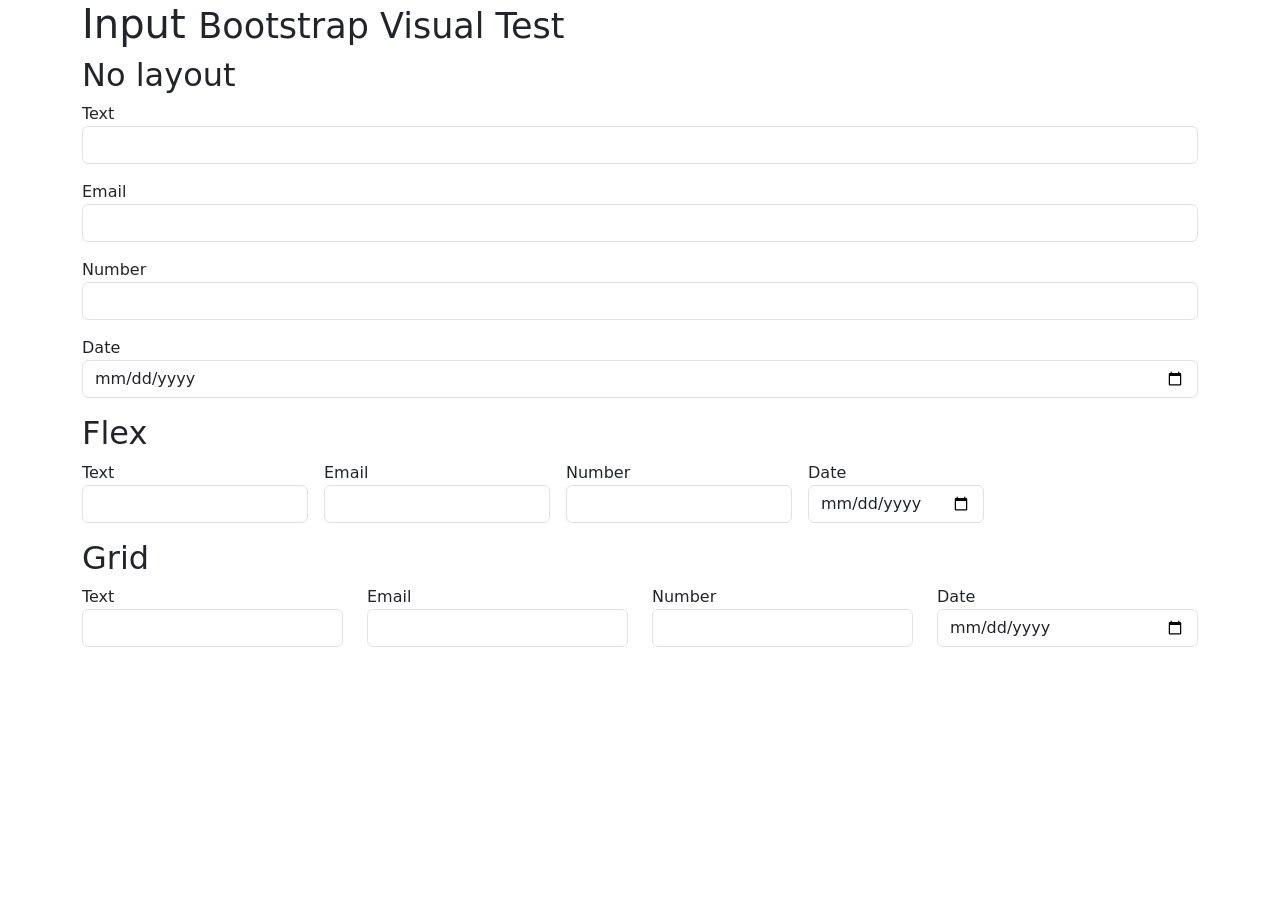
<file: bootstrap-5.3.8/js/tests/visual/input.html>
<!doctype html>
<html lang="en">
  <head>
    <meta charset="utf-8">
    <meta name="viewport" content="width=device-width, initial-scale=1">
    <link href="../../../dist/css/bootstrap.min.css" rel="stylesheet">
    <title>Form</title>
    <style></style>
  </head>
  <body>
    <div class="container">
      <h1>Input <small>Bootstrap Visual Test</small></h1>

      <h2>No layout</h2>

      <div class="mb-3">
        Text
        <input class="form-control">
      </div>
      <div class="mb-3">
        Email
        <input type="email" class="form-control">
      </div>
      <div class="mb-3">
        Number
        <input type="number" class="form-control">
      </div>
      <div class="mb-3">
        Date
        <input type="date" class="form-control">
      </div>

      <h2>Flex</h2>

      <div class="d-flex flex-wrap gap-3 mb-3">
        <div>
          Text
          <input class="form-control">
        </div>
        <div>
          Email
          <input type="email" class="form-control">
        </div>
        <div>
          Number
          <input type="number" class="form-control">
        </div>
        <div>
          Date
          <input type="date" class="form-control">
        </div>
      </div>

      <h2>Grid</h2>

      <div class="row mb-3">
        <div class="col">
          Text
          <input class="form-control">
        </div>
        <div class="col">
          Email
          <input type="email" class="form-control">
        </div>
        <div class="col">
          Number
          <input type="number" class="form-control">
        </div>
        <div class="col">
          Date
          <input type="date" class="form-control">
        </div>
      </div>
    </div>

    <script src="../../../dist/js/bootstrap.bundle.js"></script>
  </body>
</html>
</file>
<file: css/style.css>
body {
    margin: 0;
}
/* Altura adaptable del carrusel */
#carouselExampleFade {
  max-height: 500px;
  overflow: hidden;
}

/* Todas las imágenes del carrusel */
#carouselExampleFade .carousel-item img {
  height: 500px;
  object-fit: cover; /* evita deformaciones */
}

/* Ajuste para móviles */
@media (max-width: 768px) {
  #carouselExampleFade {
    max-height: 250px;
  }

  #carouselExampleFade .carousel-item img {
    height: 250px;
  }
}
.titulo1 {
    color: rgb(0, 0, 0);
    text-align: center;
    margin-top: 50px;
}

#text {
    color: rgb(0, 0, 0);
    text-align: center;
    margin-top: 20px;
    font-size: 18px;
    margin-left: 20%;
    margin-right: 20%;
}


.card:hover {
    transform: translateY(-10px); /*sirve para el movimiento de los mini contenedores*/
}

.inframe{
    max-width: 100%;
    border-radius: 8px;
}

.codigo-terminal {
  background-color: #ffffff;
  color: #000000;
  padding: 20px;
  border-radius: 10px;
  font-family: monospace;
  position: relative;

  background-image: 
    linear-gradient(rgba(255,255,255,0.05) 1px, transparent 1px),
    linear-gradient(90deg, rgba(255,255,255,0.05) 1px, transparent 1px);
  background-size: 20px 20px;
}
</file>
